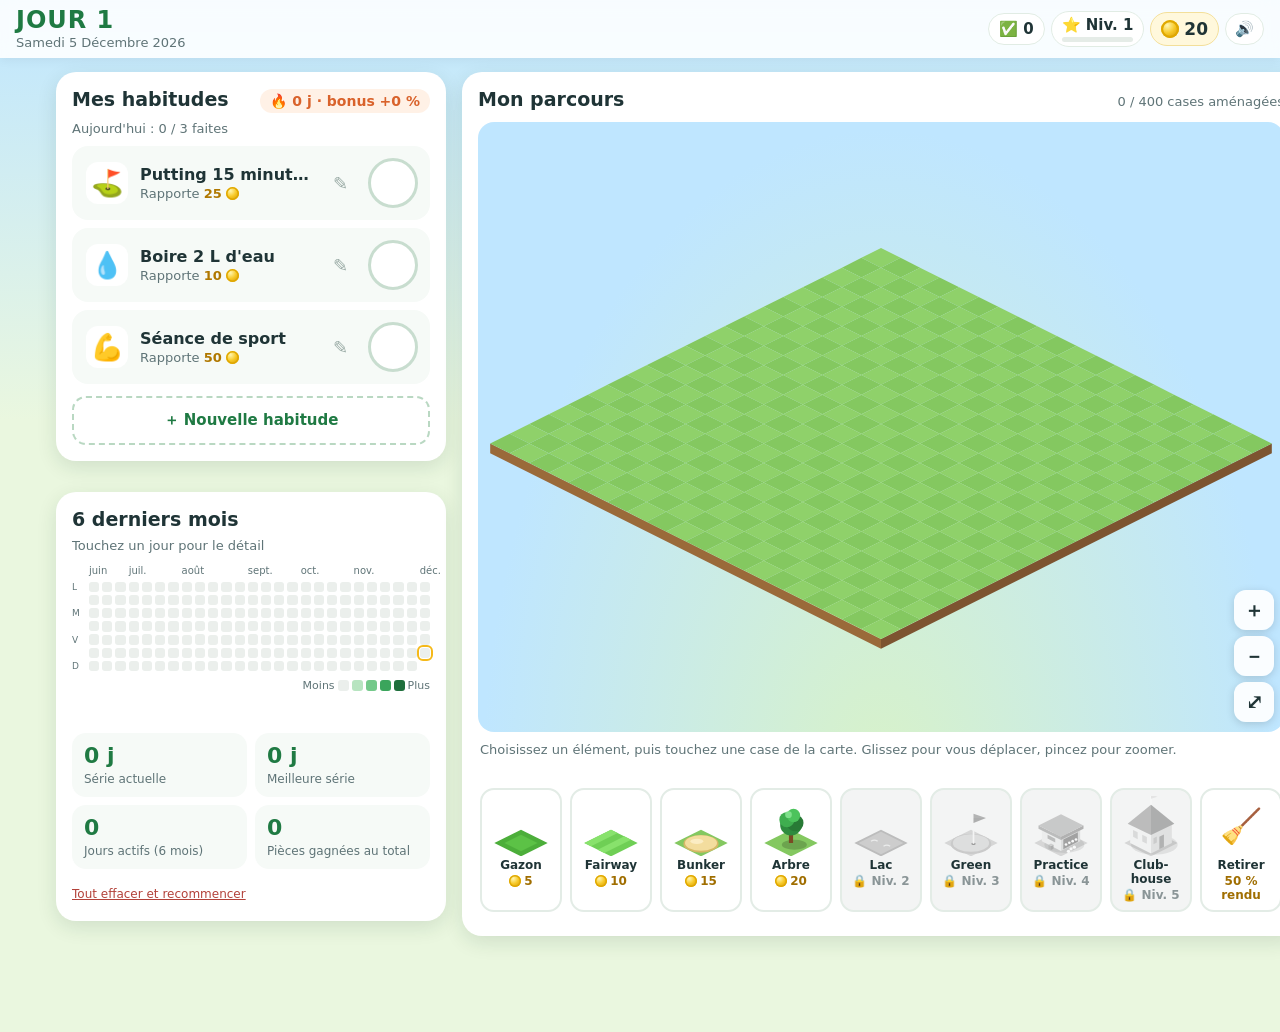
<file: fairway-tycoon/index.html>
<!DOCTYPE html>
<html lang="fr">
<head>
<meta charset="UTF-8">
<meta name="viewport" content="width=device-width, initial-scale=1, viewport-fit=cover">
<meta name="theme-color" content="#2f9e5b">
<title>Fairway Tycoon</title>
<style>
/* =====================================================================
   STYLES
   ===================================================================== */
:root {
  --vert: #2f9e5b;
  --vert-fonce: #1f7a43;
  --vert-clair: #e3f6e8;
  --or: #f5b919;
  --texte: #1f3436;
  --doux: #5f7477;
  --carte: #ffffff;
  --rouge: #e0533f;
  --ombre: 0 6px 20px rgba(20, 60, 40, .12);
}
* { box-sizing: border-box; }
/* [hidden] doit toujours gagner, même sur un élément qui fixe display */
[hidden] { display: none !important; }
html, body { margin: 0; }
body {
  font-family: system-ui, -apple-system, "Segoe UI", Roboto, sans-serif;
  color: var(--texte);
  background: linear-gradient(180deg, #bfe6ff 0, #eaf7df 420px) fixed;
  background-color: #eaf7df;
  min-height: 100vh;
  -webkit-tap-highlight-color: transparent;
}
button { font: inherit; color: inherit; cursor: pointer; }

/* ---------- Pièce dessinée en CSS ---------- */
.piece-mini {
  display: inline-block; width: 1em; height: 1em; border-radius: 50%;
  background: radial-gradient(circle at 35% 30%, #fff6b0 0, #f7c928 45%, #c98a00 100%);
  box-shadow: inset 0 0 0 .12em #e0a800;
  vertical-align: -.15em;
}
.piece-volante {
  position: fixed; left: 0; top: 0; width: 24px; height: 24px; margin: -12px 0 0 -12px;
  border-radius: 50%; z-index: 1000; pointer-events: none;
  background: radial-gradient(circle at 35% 30%, #fff6b0 0, #f7c928 45%, #c98a00 100%);
  box-shadow: inset 0 0 0 3px #e0a800, 0 2px 6px rgba(0,0,0,.25);
}
.texte-flottant {
  position: fixed; z-index: 1001; pointer-events: none; font-weight: 800; font-size: 20px;
  color: #c98a00; text-shadow: 0 1px 0 #fff, 0 0 8px #fff;
}

/* ---------- En-tête ---------- */
.entete {
  position: sticky; top: 0; z-index: 50;
  display: flex; flex-wrap: wrap; align-items: center; gap: 8px 12px;
  padding: calc(8px + env(safe-area-inset-top)) 16px 8px;
  background: rgba(255,255,255,.88);
  backdrop-filter: blur(8px); -webkit-backdrop-filter: blur(8px);
  box-shadow: 0 2px 10px rgba(0,0,0,.06);
}
.entete-jour { flex: 1 1 auto; min-width: 0; }
.jour { font-weight: 900; font-size: 24px; letter-spacing: .04em; color: var(--vert-fonce); line-height: 1; }
.date { font-size: 13px; color: var(--doux); margin-top: 3px; text-transform: capitalize; }
.entete-stats { display: flex; gap: 6px; align-items: center; flex-wrap: wrap; }
.chip {
  display: inline-flex; align-items: center; gap: 5px; padding: 6px 10px;
  border-radius: 999px; background: #fff; border: 1px solid #e1ece4; font-size: 15px;
  white-space: nowrap;
}
.chip b { font-weight: 800; }
.chip.pieces { background: #fff8dc; border-color: #f3df9a; font-size: 17px; }
.chip.pieces .piece-mini { font-size: 18px; }
.chip.niveau { flex-direction: column; align-items: stretch; gap: 3px; padding: 4px 10px; }
.chip.niveau .ligne { display: flex; gap: 5px; align-items: center; }
.barre { display: block; height: 5px; background: #e5ece7; border-radius: 9px; overflow: hidden; }
.barre i { display: block; height: 100%; width: 0; background: linear-gradient(90deg, #f5b919, #f08a24); transition: width .6s; }
.bouton-son { border: 1px solid #e1ece4; padding: 6px 9px; }
.pulse { animation: pulse .35s ease-out; }
@keyframes pulse { 50% { transform: scale(1.18); } }
.secoue { animation: secoue .4s; }
@keyframes secoue { 20%,60% { transform: translateX(-5px); } 40%,80% { transform: translateX(5px); } }

/* ---------- Mise en page ---------- */
main { max-width: 1200px; margin: 0 auto; padding: 14px 16px 96px; }
.panneau {
  display: none; background: var(--carte); border-radius: 20px; box-shadow: var(--ombre);
  padding: 16px; margin-bottom: 16px;
}
.panneau.actif { display: block; }
.titre-panneau { display: flex; align-items: baseline; justify-content: space-between; gap: 8px; margin-bottom: 12px; flex-wrap: wrap; }
.titre-panneau h2 { margin: 0; font-size: 19px; }
.aide { color: var(--doux); font-size: 13px; }
.serie { font-size: 14px; font-weight: 700; color: #d9622b; background: #fff1e6; padding: 4px 10px; border-radius: 999px; }

@media (min-width: 900px) {
  main {
    display: grid; grid-template-columns: 390px 1fr; gap: 16px;
    grid-template-areas: "hab parc" "cal parc"; align-items: start;
  }
  .panneau { display: block; margin: 0; }
  #p-habitudes { grid-area: hab; }
  #p-calendrier { grid-area: cal; }
  #p-parcours { grid-area: parc; position: sticky; top: 84px; }
  .onglets { display: none !important; }
  .carte-conteneur { height: calc(100vh - 290px) !important; min-height: 420px; }
}

/* ---------- Habitudes ---------- */
.progression-jour { font-size: 13px; color: var(--doux); margin: -4px 0 10px; }
.habitude {
  display: flex; align-items: center; gap: 12px; padding: 10px 10px 10px 12px;
  border-radius: 16px; background: #f6faf7; border: 2px solid transparent; margin-bottom: 8px;
  transition: background .25s, border-color .25s;
}
.habitude.faite { background: var(--vert-clair); border-color: #bfe6cb; }
.h-icone { font-size: 26px; width: 42px; height: 42px; display: grid; place-items: center; background: #fff; border-radius: 12px; flex: none; }
.h-texte { flex: 1; min-width: 0; }
.h-nom { font-weight: 700; font-size: 16px; overflow: hidden; text-overflow: ellipsis; white-space: nowrap; }
.habitude.faite .h-nom { color: var(--vert-fonce); }
.h-gain { font-size: 13px; color: var(--doux); margin-top: 2px; }
.h-gain b { color: #b07800; }
.h-gain em { font-style: normal; color: #d9622b; font-weight: 700; }
.h-edit { border: none; background: none; font-size: 18px; color: #9aaba6; padding: 8px; }
.h-check {
  width: 50px; height: 50px; border-radius: 50%; flex: none;
  border: 3px solid #c8ddcf; background: #fff; font-size: 26px; font-weight: 900; color: #fff;
  display: grid; place-items: center; transition: transform .15s, background .2s, border-color .2s;
}
.h-check:active { transform: scale(.9); }
.habitude.faite .h-check { background: var(--vert); border-color: var(--vert); animation: pop .4s; }
@keyframes pop { 40% { transform: scale(1.25); } }
.vide { text-align: center; color: var(--doux); padding: 18px 8px; }
.btn-ajout {
  width: 100%; padding: 13px; border-radius: 14px; border: 2px dashed #b9d8c2;
  background: #fff; color: var(--vert-fonce); font-weight: 700; font-size: 15px; margin-top: 4px;
}

/* ---------- Carte ---------- */
.carte-conteneur {
  position: relative; height: clamp(280px, 52vh, 620px); border-radius: 16px; overflow: hidden;
  background: radial-gradient(ellipse at 50% 110%, #d8f2c8 0, #bfe6ff 70%);
  touch-action: none; user-select: none; -webkit-user-select: none;
}
#carte { display: block; width: 100%; height: 100%; touch-action: none; cursor: grab; }
#carte.outil-actif { cursor: crosshair; }
.zoom { position: absolute; right: 10px; bottom: 10px; display: flex; flex-direction: column; gap: 6px; }
.zoom button {
  width: 40px; height: 40px; border-radius: 12px; border: none; background: rgba(255,255,255,.92);
  box-shadow: 0 2px 8px rgba(0,0,0,.15); font-size: 20px; font-weight: 700;
}
.bandeau-jaune {
  position: absolute; left: 10px; right: 10px; top: 10px; padding: 8px 12px; border-radius: 12px;
  background: rgba(255, 244, 200, .95); color: #7a5a00; font-size: 13px; font-weight: 600;
  box-shadow: 0 2px 8px rgba(0,0,0,.1); text-align: center;
}
.consigne { font-size: 13px; color: var(--doux); margin: 10px 2px; min-height: 2.6em; }
.boutique { display: flex; gap: 8px; overflow-x: auto; padding: 2px 2px 8px; scroll-snap-type: x proximity; }
.article {
  flex: none; width: 82px; padding: 6px 4px 8px; border-radius: 14px; border: 2px solid #e3ece6;
  background: #fff; display: flex; flex-direction: column; align-items: center; gap: 2px;
  scroll-snap-align: start; position: relative; transition: transform .12s, border-color .2s, background .2s;
}
.article:active { transform: scale(.94); }
.article canvas { width: 60px; height: 60px; }
.article .a-icone { font-size: 34px; height: 60px; display: grid; place-items: center; }
.a-nom { font-size: 12px; font-weight: 700; }
.a-prix { font-size: 12px; font-weight: 700; color: #a06e00; display: inline-flex; gap: 3px; align-items: center; }
.article.choisi { border-color: var(--vert); background: var(--vert-clair); box-shadow: 0 0 0 3px rgba(47,158,91,.2); }
.article.trop-cher .a-prix { color: var(--rouge); }
.article.verrouille { background: #f3f4f4; }
.article.verrouille canvas { filter: grayscale(1) opacity(.45); }
.article.verrouille .a-prix { color: #8a9597; }

/* ---------- Calendrier (heatmap) ---------- */
.heatmap { display: grid; grid-template-columns: 14px repeat(26, 1fr); gap: 3px; }
.hm-col { display: flex; flex-direction: column; gap: 3px; min-width: 0; }
.hm-mois { height: 14px; font-size: 10px; color: var(--doux); white-space: nowrap; overflow: visible; }
/* les libellés s'étirent pour suivre exactement la hauteur des cases */
.hm-lib { font-size: 9px; color: var(--doux); flex: 1 1 0; height: 0; min-height: 0; display: flex; align-items: center; overflow: visible; }
.hm-case { aspect-ratio: 1; border-radius: 3px; background: #ebefec; border: none; padding: 0; }
.hm-case.l1 { background: #b7e4c0; }
.hm-case.l2 { background: #74c98a; }
.hm-case.l3 { background: #3ba55c; }
.hm-case.l4 { background: #1f6f3c; }
.hm-case.futur { background: transparent; }
.hm-case.aujourdhui { outline: 2px solid var(--or); outline-offset: 1px; }
.hm-case.choisie { outline: 2px solid var(--texte); outline-offset: 1px; }
.legende { display: flex; align-items: center; justify-content: flex-end; gap: 3px; font-size: 11px; color: var(--doux); margin-top: 8px; }
.legende .hm-case { width: 11px; }
.stats { display: grid; grid-template-columns: repeat(2, 1fr); gap: 8px; margin-top: 12px; }
.stat { background: #f6faf7; border-radius: 14px; padding: 10px 12px; }
.stat b { display: block; font-size: 22px; color: var(--vert-fonce); }
.stat span { font-size: 12px; color: var(--doux); }
.lien-danger { margin-top: 14px; border: none; background: none; color: #b3423a; font-size: 12px; text-decoration: underline; padding: 4px 0; }

/* ---------- Onglets (téléphone) ---------- */
.onglets {
  position: fixed; left: 0; right: 0; bottom: 0; z-index: 60; display: flex;
  background: rgba(255,255,255,.95); backdrop-filter: blur(8px); -webkit-backdrop-filter: blur(8px);
  box-shadow: 0 -2px 12px rgba(0,0,0,.08); padding-bottom: env(safe-area-inset-bottom);
}
.onglet {
  flex: 1; border: none; background: none; padding: 9px 4px 10px; font-size: 12px; font-weight: 600;
  color: var(--doux); display: flex; flex-direction: column; align-items: center; gap: 2px;
}
.onglet span { font-size: 22px; }
.onglet.actif { color: var(--vert-fonce); }

/* ---------- Toast, fenêtre modale, niveau ---------- */
#toast {
  position: fixed; left: 50%; bottom: 92px; transform: translateX(-50%) translateY(20px);
  background: #1f3436; color: #fff; padding: 10px 16px; border-radius: 12px; font-size: 14px;
  opacity: 0; pointer-events: none; transition: opacity .25s, transform .25s; z-index: 1100;
  max-width: calc(100vw - 32px); text-align: center;
}
#toast.visible { opacity: 1; transform: translateX(-50%) translateY(0); }
.modale {
  position: fixed; inset: 0; z-index: 1200; background: rgba(15,30,25,.45);
  display: flex; align-items: flex-end; justify-content: center;
}
.modale-boite {
  background: #fff; width: 100%; max-width: 480px; border-radius: 22px 22px 0 0;
  padding: 18px 16px calc(18px + env(safe-area-inset-bottom)); max-height: 92vh; overflow-y: auto;
  animation: monte .25s ease-out;
}
@media (min-width: 600px) { .modale { align-items: center; } .modale-boite { border-radius: 22px; } }
@keyframes monte { from { transform: translateY(40px); opacity: 0; } }
.modale-boite h3 { margin: 0 0 12px; }
.modale-boite label, .f-label { display: block; font-size: 13px; font-weight: 700; color: var(--doux); margin: 12px 0 6px; }
.modale-boite input[type=text] {
  width: 100%; padding: 12px; font-size: 16px; border-radius: 12px; border: 2px solid #dbe7df; margin-top: 6px;
}
.modale-boite input[type=text]:focus { outline: none; border-color: var(--vert); }
.grille-icones { display: grid; grid-template-columns: repeat(8, 1fr); gap: 6px; }
.grille-icones button { aspect-ratio: 1; border-radius: 10px; border: 2px solid #e3ece6; background: #fff; font-size: 20px; padding: 0; }
.grille-icones button.choisi { border-color: var(--vert); background: var(--vert-clair); }
.segments { display: flex; gap: 8px; }
.segments button {
  flex: 1; padding: 10px; border-radius: 12px; border: 2px solid #e3ece6; background: #fff;
  font-weight: 800; display: inline-flex; justify-content: center; align-items: center; gap: 5px;
}
.segments button.choisi { border-color: var(--or); background: #fff8dc; }
.modale-actions { display: flex; gap: 8px; margin-top: 18px; }
.modale-actions .espace { flex: 1; }
.btn-prim { padding: 12px 18px; border-radius: 12px; border: none; background: var(--vert); color: #fff; font-weight: 800; }
.btn-sec { padding: 12px 14px; border-radius: 12px; border: 2px solid #e3ece6; background: #fff; font-weight: 700; }
.btn-sec.danger { color: #b3423a; border-color: #f2d3cf; }
.niveau-pop {
  position: fixed; inset: 0; z-index: 1300; display: grid; place-items: center; pointer-events: auto;
  background: rgba(15,30,25,.35);
}
.niveau-pop > div {
  background: #fff; border-radius: 24px; padding: 22px 26px; text-align: center; max-width: 320px;
  box-shadow: 0 10px 40px rgba(0,0,0,.25); animation: popin .45s cubic-bezier(.2,1.6,.4,1);
}
.niveau-pop .grand { font-size: 44px; }
.niveau-pop h3 { margin: 6px 0; font-size: 24px; color: var(--vert-fonce); }
@keyframes popin { from { transform: scale(.4); opacity: 0; } }
.confetti { position: fixed; top: -12px; width: 9px; height: 14px; z-index: 1350; pointer-events: none; border-radius: 2px; }
</style>
</head>
<body>

<!-- ===================== EN-TÊTE ===================== -->
<header class="entete">
  <div class="entete-jour">
    <div class="jour" id="txt-jour">JOUR 1</div>
    <div class="date" id="txt-date"></div>
  </div>
  <div class="entete-stats">
    <div class="chip" title="Habitudes complétées au total"><span>✅</span><b id="txt-total">0</b></div>
    <div class="chip niveau" title="Niveau (un palier toutes les 25 habitudes)">
      <div class="ligne"><span>⭐</span><b id="txt-niveau">Niv. 1</b></div>
      <i class="barre"><i id="barre-niveau"></i></i>
    </div>
    <div class="chip pieces" id="compteur-pieces" title="Pièces"><span class="piece-mini"></span><b id="txt-pieces">0</b></div>
    <button class="chip bouton-son" id="btn-son" aria-label="Activer ou couper le son">🔊</button>
  </div>
</header>

<main>
  <!-- ===================== HABITUDES ===================== -->
  <section class="panneau actif" id="p-habitudes">
    <div class="titre-panneau">
      <h2>Mes habitudes</h2>
      <span class="serie" id="txt-serie"></span>
    </div>
    <div class="progression-jour" id="txt-progression"></div>
    <div id="liste-habitudes"></div>
    <button class="btn-ajout" id="btn-ajout">＋ Nouvelle habitude</button>
  </section>

  <!-- ===================== PARCOURS (CARTE + BOUTIQUE) ===================== -->
  <section class="panneau" id="p-parcours">
    <div class="titre-panneau">
      <h2>Mon parcours</h2>
      <span class="aide" id="txt-cases"></span>
    </div>
    <div class="carte-conteneur" id="carte-conteneur">
      <canvas id="carte"></canvas>
      <div class="bandeau-jaune" id="bandeau-jaune" hidden>🍂 Le gazon jaunit… Cochez une habitude pour le faire reverdir !</div>
      <div class="zoom">
        <button id="z-plus" aria-label="Zoomer">＋</button>
        <button id="z-moins" aria-label="Dézoomer">－</button>
        <button id="z-centrer" aria-label="Recentrer">⤢</button>
      </div>
    </div>
    <p class="consigne" id="consigne"></p>
    <div class="boutique" id="boutique"></div>
  </section>

  <!-- ===================== CALENDRIER ===================== -->
  <section class="panneau" id="p-calendrier">
    <div class="titre-panneau">
      <h2>6 derniers mois</h2>
      <span class="aide">Touchez un jour pour le détail</span>
    </div>
    <div class="heatmap" id="heatmap"></div>
    <div class="legende">Moins
      <span class="hm-case"></span><span class="hm-case l1"></span><span class="hm-case l2"></span>
      <span class="hm-case l3"></span><span class="hm-case l4"></span> Plus
    </div>
    <p class="aide" id="info-jour">&nbsp;</p>
    <div class="stats" id="stats"></div>
    <button class="lien-danger" id="btn-reset">Tout effacer et recommencer</button>
  </section>
</main>

<!-- Onglets du bas (téléphone uniquement) -->
<nav class="onglets">
  <button class="onglet actif" data-cible="p-habitudes"><span>✅</span>Habitudes</button>
  <button class="onglet" data-cible="p-parcours"><span>⛳</span>Parcours</button>
  <button class="onglet" data-cible="p-calendrier"><span>📅</span>Calendrier</button>
</nav>

<div id="toast"></div>

<!-- Fenêtre d'ajout / modification d'une habitude -->
<div class="modale" id="modale" hidden>
  <form class="modale-boite" id="form-habitude" autocomplete="off">
    <h3 id="modale-titre">Nouvelle habitude</h3>
    <label>Nom
      <input type="text" id="f-nom" maxlength="40" required placeholder="Ex. : 50 putts à 1 m">
    </label>
    <div class="f-label">Icône</div>
    <div class="grille-icones" id="f-icones"></div>
    <div class="f-label">Récompense (petite · moyenne · grosse tâche)</div>
    <div class="segments" id="f-recompense">
      <button type="button" data-v="10"><span class="piece-mini"></span>10</button>
      <button type="button" data-v="25"><span class="piece-mini"></span>25</button>
      <button type="button" data-v="50"><span class="piece-mini"></span>50</button>
    </div>
    <div class="modale-actions">
      <button type="button" class="btn-sec danger" id="f-supprimer" hidden>Supprimer</button>
      <span class="espace"></span>
      <button type="button" class="btn-sec" id="f-annuler">Annuler</button>
      <button type="submit" class="btn-prim">Enregistrer</button>
    </div>
  </form>
</div>

<script>
'use strict';

/* =====================================================================
   1. UTILITAIRES (dates, échappement, stockage)
   ===================================================================== */

const $ = (s) => document.querySelector(s);

// Clé d'un jour au format AAAA-MM-JJ (heure locale)
function cleJour(d = new Date()) {
  return d.getFullYear() + '-' + String(d.getMonth() + 1).padStart(2, '0') + '-' + String(d.getDate()).padStart(2, '0');
}
// Date (à midi, pour éviter les soucis de changement d'heure) à partir d'une clé
function dateDe(cle) {
  const [a, m, j] = cle.split('-').map(Number);
  return new Date(a, m - 1, j, 12);
}
// Décale une clé de n jours
function decaler(cle, n) {
  const d = dateDe(cle);
  d.setDate(d.getDate() + n);
  return cleJour(d);
}
// Nombre de jours entre deux clés
function joursEntre(a, b) {
  return Math.round((dateDe(b) - dateDe(a)) / 864e5);
}
// Échappe le texte saisi par l'utilisateur avant de l'insérer en HTML
function esc(t) {
  return String(t).replace(/[&<>"']/g, (c) => ({ '&': '&amp;', '<': '&lt;', '>': '&gt;', '"': '&quot;', "'": '&#39;' }[c]));
}

// --- Sauvegarde : tout accès à localStorage est protégé par try/catch ---
const CLE_STOCKAGE = 'fairway-tycoon-v1';
function lireStockage() {
  try {
    const texte = localStorage.getItem(CLE_STOCKAGE);
    return texte ? JSON.parse(texte) : null;
  } catch (e) {
    return null;
  }
}
function ecrireStockage(donnees) {
  try {
    localStorage.setItem(CLE_STOCKAGE, JSON.stringify(donnees));
    return true;
  } catch (e) {
    return false;
  }
}

/* =====================================================================
   2. ÉTAT DU JEU
   ===================================================================== */

// Éléments de la boutique.
// plat = dessiné au niveau du sol ; haut = a une partie en hauteur (arbre, drapeau, bâtiment)
const ELEMENTS = {
  gazon:     { nom: 'Gazon',      prix: 5,   niveau: 1, plat: true,  haut: false, couleur: '#5cc246' },
  fairway:   { nom: 'Fairway',    prix: 10,  niveau: 1, plat: true,  haut: false, couleur: '#86e06a' },
  bunker:    { nom: 'Bunker',     prix: 15,  niveau: 1, plat: true,  haut: false, couleur: '#f2dc9b' },
  arbre:     { nom: 'Arbre',      prix: 20,  niveau: 1, plat: false, haut: true,  couleur: '#3fae4f' },
  lac:       { nom: 'Lac',        prix: 40,  niveau: 2, plat: true,  haut: false, couleur: '#7fd0ff' },
  green:     { nom: 'Green',      prix: 60,  niveau: 3, plat: true,  haut: true,  couleur: '#62e07c' },
  practice:  { nom: 'Practice',   prix: 150, niveau: 4, plat: false, haut: true,  couleur: '#ffffff' },
  clubhouse: { nom: 'Club-house', prix: 300, niveau: 5, plat: false, haut: true,  couleur: '#e05a4a' },
};
const ICONES = ['⛳', '🏌️', '🎯', '💪', '🏃', '🚶', '🧘', '🧠', '📚', '✍️', '💧', '🥗', '🍎', '😴', '🎸', '🧹'];
const PALIER_NIVEAU = 25;   // un niveau toutes les 25 habitudes complétées
const BONUS_PAR_JOUR = 10;  // +10 % par jour consécutif
const BONUS_MAX = 100;      // plafonné à +100 %

function etatInitial() {
  return {
    version: 1,
    debut: cleJour(),     // premier jour de jeu (pour « JOUR X »)
    pieces: 20,           // petit capital de départ pour poser ses premières cases
    totalFaits: 0,        // nombre total d'habitudes complétées
    son: true,
    habitudes: [
      { id: 'h1', nom: 'Putting 15 minutes', icone: '⛳', recompense: 25 },
      { id: 'h2', nom: 'Boire 2 L d\'eau', icone: '💧', recompense: 10 },
      { id: 'h3', nom: 'Séance de sport', icone: '💪', recompense: 50 },
    ],
    journal: {},  // { 'AAAA-MM-JJ': { idHabitude: piècesGagnées } }
    carte: {},    // { 'x,y': typeElement }
  };
}

// Charge la sauvegarde en vérifiant chaque champ (données abîmées = valeurs par défaut)
function chargerEtat() {
  const d = lireStockage();
  const base = etatInitial();
  if (!d || typeof d !== 'object') return base;
  const e = {
    version: 1,
    debut: typeof d.debut === 'string' && /^\d{4}-\d\d-\d\d$/.test(d.debut) ? d.debut : base.debut,
    pieces: Number.isFinite(d.pieces) ? Math.max(0, Math.floor(d.pieces)) : base.pieces,
    totalFaits: Number.isFinite(d.totalFaits) ? Math.max(0, Math.floor(d.totalFaits)) : 0,
    son: d.son !== false,
    habitudes: Array.isArray(d.habitudes) ? d.habitudes.filter((h) => h && h.id && h.nom) : base.habitudes,
    journal: d.journal && typeof d.journal === 'object' ? d.journal : {},
    carte: {},
  };
  if (d.carte && typeof d.carte === 'object') {
    for (const [cle, type] of Object.entries(d.carte)) if (ELEMENTS[type]) e.carte[cle] = type;
  }
  return e;
}

let etat = chargerEtat();
let alerteSauvegardeMontree = false;

function sauvegarder() {
  if (!ecrireStockage(etat) && !alerteSauvegardeMontree) {
    alerteSauvegardeMontree = true;
    toast('⚠️ Sauvegarde impossible sur ce navigateur (navigation privée ?)');
  }
}

// --- Calculs dérivés de l'état ---
function nbJour(cle) {
  return Object.keys(etat.journal[cle] || {}).length;
}
function niveau() {
  return Math.floor(etat.totalFaits / PALIER_NIVEAU) + 1;
}
// Jours consécutifs AVANT aujourd'hui avec au moins une habitude cochée
function joursConsecutifsAvant() {
  let n = 0;
  let cle = decaler(cleJour(), -1);
  while (nbJour(cle) > 0 && n < 1000) { n++; cle = decaler(cle, -1); }
  return n;
}
// Série affichée : jours d'affilée, aujourd'hui compris s'il est déjà coché
function serieActuelle() {
  return joursConsecutifsAvant() + (nbJour(cleJour()) > 0 ? 1 : 0);
}
// Bonus de série en % (+10 % par jour consécutif précédent, max +100 %)
function bonusSerie() {
  return Math.min(joursConsecutifsAvant() * BONUS_PAR_JOUR, BONUS_MAX);
}
function gainPour(habitude, bonus) {
  return Math.round(habitude.recompense * (1 + bonus / 100));
}
function meilleureSerie() {
  const jours = Object.keys(etat.journal).filter((c) => nbJour(c) > 0).sort();
  let meilleure = 0, courante = 0, prec = null;
  for (const c of jours) {
    courante = prec && decaler(prec, 1) === c ? courante + 1 : 1;
    meilleure = Math.max(meilleure, courante);
    prec = c;
  }
  return meilleure;
}
// Gazon jauni : rien de coché hier ET rien encore aujourd'hui (jamais le premier jour)
function gazonJaune() {
  const auj = cleJour();
  if (nbJour(auj) > 0) return false;
  if (etat.debut >= auj) return false;
  return nbJour(decaler(auj, -1)) === 0;
}

/* =====================================================================
   3. SONS (Web Audio, générés en code)
   ===================================================================== */

let audio = null;
function ctxAudio() {
  if (!audio) {
    try { audio = new (window.AudioContext || window.webkitAudioContext)(); } catch (e) { return null; }
  }
  if (audio.state === 'suspended') audio.resume();
  return audio;
}
// Joue une note simple (fréquence, départ, durée, forme, volume, fréquence finale)
function note(freq, debut, duree, forme = 'sine', vol = 0.15, freqFin = null) {
  const a = ctxAudio();
  if (!a) return;
  const t = a.currentTime + debut;
  const o = a.createOscillator();
  const g = a.createGain();
  o.type = forme;
  o.frequency.setValueAtTime(freq, t);
  if (freqFin) o.frequency.exponentialRampToValueAtTime(freqFin, t + duree);
  g.gain.setValueAtTime(0.0001, t);
  g.gain.exponentialRampToValueAtTime(vol, t + 0.01);
  g.gain.exponentialRampToValueAtTime(0.0001, t + duree);
  o.connect(g);
  g.connect(a.destination);
  o.start(t);
  o.stop(t + duree + 0.05);
}
// Petit bruit filtré (effet « poum » de la pose)
function bruit(duree, vol) {
  const a = ctxAudio();
  if (!a) return;
  const n = Math.floor(a.sampleRate * duree);
  const buf = a.createBuffer(1, n, a.sampleRate);
  const d = buf.getChannelData(0);
  for (let k = 0; k < n; k++) d[k] = (Math.random() * 2 - 1) * (1 - k / n);
  const s = a.createBufferSource();
  s.buffer = buf;
  const f = a.createBiquadFilter();
  f.type = 'lowpass';
  f.frequency.value = 800;
  const g = a.createGain();
  g.gain.value = vol;
  s.connect(f); f.connect(g); g.connect(a.destination);
  s.start();
}
function son(nom, i = 0) {
  if (!etat.son) return;
  switch (nom) {
    case 'check':   note(660, 0, .12, 'triangle', .2); note(990, .08, .2, 'triangle', .2); break;
    case 'piece':   note(1300 + i * 80, 0, .08, 'square', .04); note(1950 + i * 120, .03, .14, 'sine', .07); break;
    case 'pose':    note(170, 0, .2, 'sine', .35, 55); note(600, 0, .05, 'triangle', .06); bruit(.14, .25); break;
    case 'retirer': note(420, 0, .18, 'sawtooth', .05, 110); bruit(.1, .12); break;
    case 'erreur':  note(170, 0, .14, 'square', .06); note(130, .11, .18, 'square', .06); break;
    case 'decoche': note(520, 0, .14, 'sine', .1, 260); break;
    case 'clic':    note(880, 0, .04, 'triangle', .06); break;
    case 'niveau':  [523, 659, 784, 1047, 1319].forEach((f, k) => note(f, k * .1, .3, 'triangle', .15)); break;
    case 'reverdit': [392, 523, 659].forEach((f, k) => note(f, k * .09, .25, 'sine', .12)); break;
  }
}

/* =====================================================================
   4. HABITUDES (liste, cocher / décocher, ajout / modification)
   ===================================================================== */

function rendreHabitudes() {
  const liste = $('#liste-habitudes');
  liste.innerHTML = '';
  const auj = cleJour();
  const faits = etat.journal[auj] || {};
  const bonus = bonusSerie();

  const serie = serieActuelle();
  $('#txt-serie').textContent = `🔥 ${serie} j · bonus +${bonus} %`;

  if (!etat.habitudes.length) {
    liste.innerHTML = '<p class="vide">Aucune habitude pour l\'instant.<br>Créez-en une pour gagner vos premières pièces !</p>';
  }
  const nbFaitesListe = etat.habitudes.filter((h) => faits[h.id] != null).length;
  $('#txt-progression').textContent = etat.habitudes.length
    ? `Aujourd'hui : ${nbFaitesListe} / ${etat.habitudes.length} faites`
    : '';

  for (const h of etat.habitudes) {
    const ok = faits[h.id] != null;
    const gain = ok ? faits[h.id] : gainPour(h, bonus);
    const ligne = document.createElement('div');
    ligne.className = 'habitude' + (ok ? ' faite' : '');
    ligne.innerHTML = `
      <span class="h-icone">${esc(h.icone)}</span>
      <div class="h-texte">
        <div class="h-nom">${esc(h.nom)}</div>
        <div class="h-gain">${ok ? 'Gagné' : 'Rapporte'} <b>${gain}</b> <span class="piece-mini"></span>
          ${!ok && bonus ? `<em>(+${bonus} % série)</em>` : ''}</div>
      </div>
      <button class="h-edit" aria-label="Modifier">✎</button>
      <button class="h-check" aria-label="${ok ? 'Annuler' : 'Cocher'} ${esc(h.nom)}">${ok ? '✓' : ''}</button>`;
    ligne.querySelector('.h-check').addEventListener('click', (ev) => basculerHabitude(h.id, ev.currentTarget));
    ligne.querySelector('.h-edit').addEventListener('click', () => ouvrirModale(h.id));
    liste.appendChild(ligne);
  }
}

function basculerHabitude(id, bouton) {
  const h = etat.habitudes.find((x) => x.id === id);
  if (!h) return;
  const auj = cleJour();
  const jour = etat.journal[auj] || (etat.journal[auj] = {});

  // --- Décocher (correction d'une erreur) : on reprend les pièces gagnées ---
  if (jour[id] != null) {
    const gain = jour[id];
    if (etat.pieces < gain) {
      son('erreur');
      secouer($('#compteur-pieces'));
      toast(`Impossible d'annuler : les ${gain} pièces ont déjà été dépensées.`);
      return;
    }
    etat.pieces -= gain;
    etat.totalFaits = Math.max(0, etat.totalFaits - 1);
    delete jour[id];
    if (!Object.keys(jour).length) delete etat.journal[auj];
    sauvegarder();
    son('decoche');
    toutRendre();
    animerPieces();
    return;
  }

  // --- Cocher : gain de pièces avec bonus de série ---
  const etaitJaune = gazonJaune();
  const ancienNiveau = niveau();
  const gain = gainPour(h, bonusSerie());
  jour[id] = gain;
  etat.pieces += gain;
  etat.totalFaits += 1;
  sauvegarder();

  son('check');
  texteFlottant(bouton, '+' + gain);
  const nbPieces = Math.min(12, 3 + Math.round(gain / 8));
  volerPieces(bouton, nbPieces, () => animerPieces());

  toutRendre(false); // l'affichage des pièces suivra l'arrivée des pièces volantes

  if (etaitJaune) {
    fjCible = 0;
    setTimeout(() => { son('reverdit'); toast('🌱 Le gazon reverdit !'); }, 500);
  }
  if (niveau() > ancienNiveau) setTimeout(() => montrerNiveau(niveau()), 900);
}

// --- Fenêtre d'ajout / modification ---
let habitudeEditee = null;     // id en cours de modification, null = nouvelle
let iconeChoisie = ICONES[0];
let recompenseChoisie = 25;

function ouvrirModale(id = null) {
  habitudeEditee = id;
  const h = id ? etat.habitudes.find((x) => x.id === id) : null;
  $('#modale-titre').textContent = h ? 'Modifier l\'habitude' : 'Nouvelle habitude';
  $('#f-nom').value = h ? h.nom : '';
  iconeChoisie = h ? h.icone : ICONES[0];
  recompenseChoisie = h ? h.recompense : 25;
  $('#f-supprimer').hidden = !h;
  majChoixModale();
  $('#modale').hidden = false;
  setTimeout(() => $('#f-nom').focus(), 50);
}
function fermerModale() {
  $('#modale').hidden = true;
}
function majChoixModale() {
  document.querySelectorAll('#f-icones button').forEach((b) => b.classList.toggle('choisi', b.dataset.i === iconeChoisie));
  document.querySelectorAll('#f-recompense button').forEach((b) => b.classList.toggle('choisi', Number(b.dataset.v) === recompenseChoisie));
}
function initModale() {
  const grille = $('#f-icones');
  for (const ic of ICONES) {
    const b = document.createElement('button');
    b.type = 'button';
    b.dataset.i = ic;
    b.textContent = ic;
    b.addEventListener('click', () => { iconeChoisie = ic; majChoixModale(); son('clic'); });
    grille.appendChild(b);
  }
  document.querySelectorAll('#f-recompense button').forEach((b) =>
    b.addEventListener('click', () => { recompenseChoisie = Number(b.dataset.v); majChoixModale(); son('clic'); }));

  $('#form-habitude').addEventListener('submit', (ev) => {
    ev.preventDefault();
    const nom = $('#f-nom').value.trim();
    if (!nom) return;
    if (habitudeEditee) {
      const h = etat.habitudes.find((x) => x.id === habitudeEditee);
      if (h) Object.assign(h, { nom, icone: iconeChoisie, recompense: recompenseChoisie });
    } else {
      const id = 'h' + Date.now().toString(36) + Math.random().toString(36).slice(2, 6);
      etat.habitudes.push({ id, nom, icone: iconeChoisie, recompense: recompenseChoisie });
    }
    sauvegarder();
    fermerModale();
    son('clic');
    rendreHabitudes();
  });
  $('#f-annuler').addEventListener('click', fermerModale);
  $('#modale').addEventListener('click', (ev) => { if (ev.target.id === 'modale') fermerModale(); });
  $('#f-supprimer').addEventListener('click', () => {
    const h = etat.habitudes.find((x) => x.id === habitudeEditee);
    if (!h || !confirm(`Supprimer « ${h.nom} » ? (l'historique du calendrier est conservé)`)) return;
    etat.habitudes = etat.habitudes.filter((x) => x.id !== habitudeEditee);
    sauvegarder();
    fermerModale();
    rendreHabitudes();
  });
}

/* =====================================================================
   5. RENDU DE LA CARTE ISOMÉTRIQUE (Canvas)
   ===================================================================== */

const N = 20;                 // grille 20 x 20
const TW = 64, TH = 32;       // taille d'une case (losange) en unités « monde »
const OX = 640, OY = 90;      // position du coin haut de la case (0,0)
const EPAIS = 16;             // épaisseur du socle de terre
const MONDE_L = N * TW;       // 1280
const MONDE_H = OY + N * TH + EPAIS + 20;

const canvas = $('#carte');
const ctx = canvas.getContext('2d');
const vue = { z: 1, x: 0, y: 0, l: 0, h: 0, dpr: 1, pret: false };   // caméra
let outil = null;             // null | 'retirer' | type d'élément choisi
let survol = null;            // case sous la souris {x, y}
let animations = [];          // poses en cours {cle, type, t0, duree, poussiere}
let particules = [];          // poussière / étincelles
let besoinRendu = true;
let fj = gazonJaune() ? 1 : 0; // facteur « jaune » affiché (0 = vert, 1 = jaune), animé
let fjCible = fj;
let fjDessin = fj;            // facteur utilisé par les fonctions de dessin

// Position écran (monde) du coin haut d'une case
function coinCase(x, y) {
  return { sx: OX + (x - y) * TW / 2, sy: OY + (x + y) * TH / 2 };
}
// Case sous un point du monde (inverse de coinCase)
function caseDepuisMonde(wx, wy) {
  const px = wx - OX, py = wy - OY;
  const fx = (px / (TW / 2) + py / (TH / 2)) / 2;
  const fy = (py / (TH / 2) - px / (TW / 2)) / 2;
  return { x: Math.floor(fx), y: Math.floor(fy) };
}

// --- Couleurs : mélange vert -> jaune selon fjDessin ---
const cacheHex = new Map();
function hexVersRgb(c) {
  if (!cacheHex.has(c)) {
    const n = parseInt(c.slice(1), 16);
    cacheHex.set(c, [n >> 16 & 255, n >> 8 & 255, n & 255]);
  }
  return cacheHex.get(c);
}
function herbe(vert, jaune) {
  if (fjDessin <= 0) return vert;
  const A = hexVersRgb(vert), B = hexVersRgb(jaune);
  return 'rgb(' + A.map((v, i) => Math.round(v + (B[i] - v) * fjDessin)).join(',') + ')';
}

// --- Primitives de dessin ---
function poly(c, pts, couleur) {
  c.beginPath();
  c.moveTo(pts[0][0], pts[0][1]);
  for (let i = 1; i < pts.length; i++) c.lineTo(pts[i][0], pts[i][1]);
  c.closePath();
  c.fillStyle = couleur;
  c.fill();
}
// Losange d'une case (k = taille relative autour du centre)
function losange(c, sx, sy, k, couleur, contour) {
  const cy = sy + TH / 2, w = TW / 2 * k, h = TH / 2 * k;
  c.beginPath();
  c.moveTo(sx, cy - h); c.lineTo(sx + w, cy); c.lineTo(sx, cy + h); c.lineTo(sx - w, cy);
  c.closePath();
  if (couleur) { c.fillStyle = couleur; c.fill(); }
  if (contour) { c.strokeStyle = contour; c.lineWidth = 1; c.stroke(); }
}
// Point d'une case en coordonnées (u, v) de 0 à 1
function pt(sx, sy, u, v) {
  return [sx + (u - v) * TW / 2, sy + (u + v) * TH / 2];
}
function ovale(c, x, y, rx, ry, couleur) {
  c.beginPath();
  c.ellipse(x, y, rx, ry, 0, 0, Math.PI * 2);
  c.fillStyle = couleur;
  c.fill();
}
function rond(c, x, y, r, couleur) { ovale(c, x, y, r, r, couleur); }
// Boîte isométrique posée au sol (X, Y = centre au sol ; a, b = demi-diagonales ; h = hauteur)
function boite(c, X, Y, a, b, h, dessus, gauche, droite) {
  poly(c, [[X - a, Y], [X, Y + b], [X, Y + b - h], [X - a, Y - h]], gauche);
  poly(c, [[X, Y + b], [X + a, Y], [X + a, Y - h], [X, Y + b - h]], droite);
  if (dessus) poly(c, [[X, Y - b - h], [X + a, Y - h], [X, Y + b - h], [X - a, Y - h]], dessus);
}
// Rectangle dessiné sur la face gauche / droite d'une boîte (s = position horizontale, t = hauteur, 0 à 1)
function surFaceG(c, X, Y, a, b, h, s1, s2, t1, t2, couleur) {
  const P = (s, t) => [X - a + s * a, Y + s * b - t * h];
  poly(c, [P(s1, t1), P(s2, t1), P(s2, t2), P(s1, t2)], couleur);
}
function surFaceD(c, X, Y, a, b, h, s1, s2, t1, t2, couleur) {
  const P = (s, t) => [X + s * a, Y + b - s * b - t * h];
  poly(c, [P(s1, t1), P(s2, t1), P(s2, t2), P(s1, t2)], couleur);
}

// --- Dessin du sol d'une case (herbe de base + élément plat) ---
function dessinerHerbe(c, sx, sy, x, y) {
  const pair = (x + y) % 2 === 0;
  losange(c, sx, sy, 1, pair ? herbe('#8fd16a', '#ddd27a') : herbe('#84c860', '#d2c66c'));
}
function dessinerSol(c, type, sx, sy, x, y) {
  const X = sx, Y = sy + TH / 2;
  switch (type) {
    case 'gazon':
      losange(c, sx, sy, 1, herbe('#4cae3a', '#c2b046'));
      losange(c, sx, sy, .62, herbe('#5cc246', '#cdbb52'));
      break;
    case 'fairway':
      losange(c, sx, sy, 1, herbe('#6fcf55', '#cfc25c'));
      for (let i = 0; i < 4; i += 2) {   // bandes de tonte
        poly(c, [pt(sx, sy, i / 4, 0), pt(sx, sy, (i + 1) / 4, 0), pt(sx, sy, (i + 1) / 4, 1), pt(sx, sy, i / 4, 1)], herbe('#88e26c', '#ddd172'));
      }
      break;
    case 'bunker':
      dessinerHerbe(c, sx, sy, x, y);
      ovale(c, X, Y + 1, TW * .33, TH * .33, '#d6b866');
      ovale(c, X, Y, TW * .3, TH * .29, '#f3dd9e');
      ovale(c, X - 5, Y - 2, TW * .12, TH * .1, '#fbedc4');
      break;
    case 'lac':
      losange(c, sx, sy, 1, '#2d86cf');
      losange(c, sx, sy, .84, '#4aaef0');
      c.strokeStyle = 'rgba(255,255,255,.7)';
      c.lineWidth = 1.5;
      c.beginPath();
      c.moveTo(X - 12, Y - 2); c.quadraticCurveTo(X - 8, Y - 5, X - 4, Y - 2);
      c.moveTo(X + 3, Y + 4); c.quadraticCurveTo(X + 7, Y + 1, X + 11, Y + 4);
      c.stroke();
      break;
    case 'green':
      dessinerHerbe(c, sx, sy, x, y);
      ovale(c, X, Y + 1, TW * .38, TH * .38, herbe('#3fb85a', '#bdb04a'));
      ovale(c, X, Y, TW * .34, TH * .33, herbe('#66e57f', '#d9d070'));
      ovale(c, X + 3, Y + 1, 2.6, 1.4, '#1d2b22');   // le trou
      break;
    default:
      dessinerHerbe(c, sx, sy, x, y);
  }
}

// --- Dessin des parties en hauteur (dy = décalage vertical pendant l'animation de chute) ---
function ombre(c, X, Y, rx, ry, dy) {
  const k = Math.max(.3, 1 + dy / 200);
  ovale(c, X + 4, Y + 2, rx * k, ry * k, 'rgba(0,0,0,.18)');
}
function dessinerObjet(c, type, sx, sy, x, y, dy = 0) {
  const X = sx, Y = sy + TH / 2;
  switch (type) {
    case 'arbre': {
      ombre(c, X, Y, 15, 6, dy);
      c.save(); c.translate(0, dy);
      if ((x * 7 + y * 3) % 3 === 0) {
        // Sapin
        c.fillStyle = '#7a4a24'; c.fillRect(X - 2, Y - 10, 4, 10);
        const etages = [[14, -8, -30, '#2f7f45'], [11, -20, -41, '#3a9b52'], [7, -31, -50, '#48b562']];
        for (const [w, base, sommet, coul] of etages) {
          poly(c, [[X - w, Y + base], [X + w, Y + base], [X, Y + sommet]], coul);
          poly(c, [[X, Y + sommet], [X + w, Y + base], [X, Y + base]], 'rgba(0,0,0,.13)');
        }
      } else {
        // Feuillu
        c.fillStyle = '#7a4a24'; c.fillRect(X - 2.5, Y - 16, 5, 16);
        rond(c, X, Y - 22, 13, '#2e8b3e');
        rond(c, X + 5, Y - 24, 10, '#287a36');
        rond(c, X - 5, Y - 28, 9, '#3fae4f');
        rond(c, X + 3, Y - 33, 8, '#4cc35c');
        rond(c, X - 3, Y - 34, 4, '#7ee08a');
      }
      c.restore();
      break;
    }
    case 'green': {
      // Drapeau planté dans le trou
      const hx = X + 3, hy = Y + 1;
      c.save(); c.translate(0, dy);
      c.strokeStyle = '#f4f4f4'; c.lineWidth = 2;
      c.beginPath(); c.moveTo(hx, hy); c.lineTo(hx, hy - 36); c.stroke();
      poly(c, [[hx, hy - 36], [hx + 15, hy - 31], [hx, hy - 25]], '#e8433a');
      poly(c, [[hx, hy - 31], [hx + 15, hy - 31], [hx, hy - 25]], 'rgba(0,0,0,.12)');
      c.restore();
      break;
    }
    case 'practice': {
      ombre(c, X, Y, 24, 10, dy);
      c.save(); c.translate(0, dy);
      const a = 23, b = 11.5, h = 15;
      boite(c, X, Y - 2, a, b, h, null, '#efe4cb', '#d3c19c');
      surFaceD(c, X, Y - 2, a, b, h, .12, .88, .05, .82, '#4b3d2c');   // ouverture côté terrain
      for (let k = 0; k < 4; k++) rond(c, X + 6 + k * 4, Y + 4 - k * 2 - h * .15, 1.6, '#ffffff');
      boite(c, X, Y - 2 - h, a + 4, b + 2, 4, '#3fb070', '#2f8f58', '#257447');     // toit
      surFaceG(c, X, Y - 2, a, b, h, .3, .7, .45, .75, '#2f8f58');     // panneau
      c.restore();
      // Balles et seau devant
      rond(c, X + 12, Y + 7, 2, '#ffffff');
      rond(c, X + 16, Y + 5, 2, '#ffffff');
      rond(c, X + 9, Y + 10, 2, '#ffffff');
      boite(c, X - 12, Y + 7, 3, 1.5, 5, '#ff8a6a', '#e0533f', '#b9402f');
      break;
    }
    case 'clubhouse': {
      ombre(c, X, Y, 28, 12, dy);
      c.save(); c.translate(0, dy);
      const a = 25, b = 12.5, h = 24;
      boite(c, X, Y, a, b, h, null, '#f8eedb', '#dcc8a3');
      surFaceG(c, X, Y, a, b, h, .14, .36, .38, .72, '#7cc6f2');   // fenêtres
      surFaceG(c, X, Y, a, b, h, .58, .8, .38, .72, '#7cc6f2');
      surFaceD(c, X, Y, a, b, h, .4, .62, 0, .62, '#8a5a2b');      // porte
      surFaceD(c, X, Y, a, b, h, .12, .28, .4, .7, '#5aa8d6');     // petite fenêtre
      const sommet = [X, Y - h - 22];
      poly(c, [[X - a - 3, Y - h + 1], [X, Y + b - h + 2], sommet], '#e35d4c');   // toit
      poly(c, [[X, Y + b - h + 2], [X + a + 3, Y - h + 1], sommet], '#b8402f');
      // Petit drapeau sur le toit
      c.strokeStyle = '#ffffff'; c.lineWidth = 1.5;
      c.beginPath(); c.moveTo(sommet[0], sommet[1]); c.lineTo(sommet[0], sommet[1] - 12); c.stroke();
      poly(c, [[sommet[0], sommet[1] - 12], [sommet[0] + 8, sommet[1] - 9.5], [sommet[0], sommet[1] - 7]], '#ffd23f');
      c.restore();
      break;
    }
  }
}

// --- Courbes d'animation ---
function easeOutBack(p) { const s = 1.70158; return 1 + (s + 1) * Math.pow(p - 1, 3) + s * Math.pow(p - 1, 2); }
function easeOutBounce(p) {
  const n = 7.5625, d = 2.75;
  if (p < 1 / d) return n * p * p;
  if (p < 2 / d) return n * (p -= 1.5 / d) * p + .75;
  if (p < 2.5 / d) return n * (p -= 2.25 / d) * p + .9375;
  return n * (p -= 2.625 / d) * p + .984375;
}

// Nuage de poussière + étincelles dorées au centre d'une case
function lancerParticules(x, y, couleur) {
  const { sx, sy } = coinCase(x, y);
  const X = sx, Y = sy + TH / 2;
  for (let i = 0; i < 18; i++) {
    const ang = Math.random() * Math.PI * 2;
    const v = 40 + Math.random() * 90;
    particules.push({
      x: X, y: Y, vx: Math.cos(ang) * v, vy: Math.sin(ang) * v * .5 - 50,
      vie: .7, max: .7, r: 2 + Math.random() * 2.5, couleur: i % 3 === 0 ? '#ffd23f' : couleur,
    });
  }
}

// Dessine toute la carte
function dessinerCarte(t) {
  const c = ctx;
  c.setTransform(1, 0, 0, 1, 0, 0);
  c.clearRect(0, 0, canvas.width, canvas.height);
  c.setTransform(vue.dpr * vue.z, 0, 0, vue.dpr * vue.z, vue.dpr * vue.x, vue.dpr * vue.y);
  fjDessin = fj;

  // Socle de terre sous le terrain
  const gauche = [0, OY + N * TH / 2], bas = [OX, OY + N * TH], droite = [MONDE_L, OY + N * TH / 2];
  poly(c, [gauche, bas, [bas[0], bas[1] + EPAIS], [gauche[0], gauche[1] + EPAIS]], '#9a6a3a');
  poly(c, [bas, droite, [droite[0], droite[1] + EPAIS], [bas[0], bas[1] + EPAIS]], '#7d5430');

  // Animations en cours (indexées par case)
  const anim = {};
  animations = animations.filter((a) => t - a.t0 < a.duree);
  for (const a of animations) anim[a.cle] = Math.min(1, Math.max(0, (t - a.t0) / a.duree));

  // 1er passage : le sol
  for (let y = 0; y < N; y++) {
    for (let x = 0; x < N; x++) {
      const cle = x + ',' + y;
      const type = etat.carte[cle];
      const { sx, sy } = coinCase(x, y);
      if (type && ELEMENTS[type].plat && anim[cle] != null) {
        dessinerHerbe(c, sx, sy, x, y);
        const s = Math.max(.01, easeOutBack(anim[cle]));
        c.save();
        c.translate(sx, sy + TH / 2); c.scale(s, s); c.translate(-sx, -(sy + TH / 2));
        dessinerSol(c, type, sx, sy, x, y);
        c.restore();
      } else {
        dessinerSol(c, type && ELEMENTS[type].plat ? type : null, sx, sy, x, y);
      }
      if (outil) losange(c, sx, sy, 1, null, 'rgba(0,0,0,.08)');   // quadrillage d'aide
    }
  }

  // 2e passage : les objets en hauteur, de l'arrière vers l'avant
  for (let s = 0; s <= 2 * (N - 1); s++) {
    for (let x = Math.max(0, s - N + 1); x <= Math.min(s, N - 1); x++) {
      const y = s - x;
      const cle = x + ',' + y;
      const type = etat.carte[cle];
      if (!type || !ELEMENTS[type].haut) continue;
      const { sx, sy } = coinCase(x, y);
      let dy = 0;
      if (anim[cle] != null) dy = -(1 - easeOutBounce(anim[cle])) * 150;
      dessinerObjet(c, type, sx, sy, x, y, dy);
    }
  }

  // Aperçu de la case survolée (souris)
  if (survol && outil) {
    const { sx, sy } = coinCase(survol.x, survol.y);
    const occupe = etat.carte[survol.x + ',' + survol.y];
    if (outil === 'retirer') {
      losange(c, sx, sy, 1, occupe ? 'rgba(224,83,63,.35)' : 'rgba(255,255,255,.25)', '#ffffff');
    } else {
      const ok = !occupe && etat.pieces >= ELEMENTS[outil].prix;
      c.save();
      c.globalAlpha = .6;
      if (!occupe) {
        if (ELEMENTS[outil].plat) dessinerSol(c, outil, sx, sy, survol.x, survol.y);
        if (ELEMENTS[outil].haut) dessinerObjet(c, outil, sx, sy, survol.x, survol.y);
      }
      c.restore();
      losange(c, sx, sy, 1, ok ? 'rgba(255,255,255,.2)' : 'rgba(224,83,63,.35)', ok ? '#ffffff' : '#e0533f');
    }
  }

  // Particules
  for (const p of particules) {
    c.globalAlpha = Math.max(0, p.vie / p.max);
    rond(c, p.x, p.y, p.r, p.couleur);
  }
  c.globalAlpha = 1;
}

// Boucle d'affichage : ne redessine que si quelque chose bouge
let tPrec = performance.now();
function boucle(t) {
  const dt = Math.min(.05, (t - tPrec) / 1000);
  tPrec = t;
  // Transition vert <-> jaune
  if (fj !== fjCible) {
    fj = fjCible > fj ? Math.min(fjCible, fj + dt / .9) : Math.max(fjCible, fj - dt / .9);
    besoinRendu = true;
  }
  // Animations de pose : poussière + son au moment de l'impact
  for (const a of animations) {
    const p = (t - a.t0) / a.duree;
    if (!a.poussiere && p >= a.impact) {
      a.poussiere = true;
      const [x, y] = a.cle.split(',').map(Number);
      lancerParticules(x, y, ELEMENTS[a.type].couleur);
      son('pose');
    }
  }
  // Particules
  if (particules.length) {
    for (const p of particules) { p.vie -= dt; p.x += p.vx * dt; p.y += p.vy * dt; p.vy += 160 * dt; }
    particules = particules.filter((p) => p.vie > 0);
    besoinRendu = true;
  }
  if (besoinRendu || animations.length) {
    besoinRendu = false;
    if (vue.l > 0) dessinerCarte(t);
  }
  requestAnimationFrame(boucle);
}

// --- Caméra : taille, centrage, zoom, déplacement ---
function zoomAjuste() {
  return Math.min(vue.l / (MONDE_L + 40), vue.h / (MONDE_H + 20));
}
function centrer() {
  const fit = zoomAjuste();
  vue.z = vue.l < 700 ? Math.max(fit, .4) : fit;   // sur téléphone, un peu plus gros pour viser
  vue.x = (vue.l - MONDE_L * vue.z) / 2;
  vue.y = (vue.h - MONDE_H * vue.z) / 2;
  borner();
  besoinRendu = true;
}
function borner() {
  // Le centre du terrain doit rester visible à l'écran
  const cxs = vue.x + MONDE_L / 2 * vue.z, cys = vue.y + MONDE_H / 2 * vue.z;
  if (cxs < 0) vue.x -= cxs; if (cxs > vue.l) vue.x -= cxs - vue.l;
  if (cys < 0) vue.y -= cys; if (cys > vue.h) vue.y -= cys - vue.h;
}
function zoomAutour(facteur, sx, sy) {
  const zMin = zoomAjuste() * .8, zMax = 3;
  const nz = Math.min(zMax, Math.max(zMin, vue.z * facteur));
  const wx = (sx - vue.x) / vue.z, wy = (sy - vue.y) / vue.z;
  vue.z = nz;
  vue.x = sx - wx * nz;
  vue.y = sy - wy * nz;
  borner();
  besoinRendu = true;
}
function redimensionner() {
  const r = $('#carte-conteneur').getBoundingClientRect();
  if (r.width < 10 || r.height < 10) return;   // onglet caché
  const ancienL = vue.l, ancienH = vue.h;
  vue.l = r.width; vue.h = r.height;
  vue.dpr = Math.min(window.devicePixelRatio || 1, 2.5);
  canvas.width = Math.round(r.width * vue.dpr);
  canvas.height = Math.round(r.height * vue.dpr);
  if (!vue.pret) { centrer(); vue.pret = true; }
  else { vue.x += (vue.l - ancienL) / 2; vue.y += (vue.h - ancienH) / 2; borner(); }
  besoinRendu = true;
  dessinerCarte(performance.now());
}
// Case sous un point de l'écran
function caseSousPointeur(clientX, clientY) {
  const r = canvas.getBoundingClientRect();
  const wx = (clientX - r.left - vue.x) / vue.z;
  const wy = (clientY - r.top - vue.y) / vue.z;
  const cs = caseDepuisMonde(wx, wy);
  return cs.x >= 0 && cs.y >= 0 && cs.x < N && cs.y < N ? cs : null;
}

// --- Gestes : glisser = déplacer, pincer / molette = zoomer, toucher = poser ---
const pointeurs = new Map();
let geste = null;
function initGestes() {
  canvas.addEventListener('pointerdown', (e) => {
    canvas.setPointerCapture(e.pointerId);
    pointeurs.set(e.pointerId, { x: e.clientX, y: e.clientY });
    if (pointeurs.size === 1) geste = { x0: e.clientX, y0: e.clientY, bouge: false };
    else if (geste) geste.bouge = true;   // deux doigts : jamais un « toucher »
  });
  canvas.addEventListener('pointermove', (e) => {
    const p = pointeurs.get(e.pointerId);
    if (e.pointerType === 'mouse') {
      const cs = caseSousPointeur(e.clientX, e.clientY);
      if ((cs && (!survol || cs.x !== survol.x || cs.y !== survol.y)) || (!cs && survol)) { survol = cs; besoinRendu = true; }
    }
    if (!p) return;
    if (pointeurs.size === 1) {
      if (geste && !geste.bouge && Math.hypot(e.clientX - geste.x0, e.clientY - geste.y0) > 8) geste.bouge = true;
      if (geste && geste.bouge) {
        vue.x += e.clientX - p.x; vue.y += e.clientY - p.y;
        borner(); besoinRendu = true;
      }
    } else if (pointeurs.size === 2) {
      const [a, b] = [...pointeurs.values()];
      const d0 = Math.hypot(a.x - b.x, a.y - b.y), m0 = [(a.x + b.x) / 2, (a.y + b.y) / 2];
      p.x = e.clientX; p.y = e.clientY;
      const d1 = Math.hypot(a.x - b.x, a.y - b.y), m1 = [(a.x + b.x) / 2, (a.y + b.y) / 2];
      const r = canvas.getBoundingClientRect();
      vue.x += m1[0] - m0[0]; vue.y += m1[1] - m0[1];
      if (d0 > 0) zoomAutour(d1 / d0, m1[0] - r.left, m1[1] - r.top);
      besoinRendu = true;
    }
    p.x = e.clientX; p.y = e.clientY;
  });
  const fin = (e) => {
    const seul = pointeurs.size === 1;
    pointeurs.delete(e.pointerId);
    if (seul && geste && !geste.bouge && e.type === 'pointerup') toucherCarte(e.clientX, e.clientY);
    if (pointeurs.size === 0) geste = null;
  };
  canvas.addEventListener('pointerup', fin);
  canvas.addEventListener('pointercancel', fin);
  canvas.addEventListener('pointerleave', () => { if (survol) { survol = null; besoinRendu = true; } });
  canvas.addEventListener('wheel', (e) => {
    e.preventDefault();
    const r = canvas.getBoundingClientRect();
    zoomAutour(Math.exp(-e.deltaY * .0015), e.clientX - r.left, e.clientY - r.top);
  }, { passive: false });

  const centreEcran = () => [vue.l / 2, vue.h / 2];
  $('#z-plus').addEventListener('click', () => zoomAutour(1.35, ...centreEcran()));
  $('#z-moins').addEventListener('click', () => zoomAutour(1 / 1.35, ...centreEcran()));
  $('#z-centrer').addEventListener('click', centrer);
  new ResizeObserver(redimensionner).observe($('#carte-conteneur'));
}

// Action quand on touche une case
function toucherCarte(clientX, clientY) {
  const cs = caseSousPointeur(clientX, clientY);
  if (!cs) return;
  const cle = cs.x + ',' + cs.y;
  const present = etat.carte[cle];

  if (!outil) {
    if (present) toast(ELEMENTS[present].nom);
    else toast('Choisissez un élément dans la boutique ci-dessous 👇');
    return;
  }
  if (outil === 'retirer') {
    if (!present) return;
    const rembourse = Math.floor(ELEMENTS[present].prix / 2);
    delete etat.carte[cle];
    etat.pieces += rembourse;
    sauvegarder();
    lancerParticules(cs.x, cs.y, ELEMENTS[present].couleur);
    son('retirer');
    if (rembourse) toast(`${ELEMENTS[present].nom} retiré : +${rembourse} pièces`);
    animerPieces();
    majApresAchat();
    return;
  }
  // Poser un élément
  const el = ELEMENTS[outil];
  if (present) {
    son('erreur');
    toast('Case occupée — utilisez 🧹 Retirer d\'abord');
    return;
  }
  if (etat.pieces < el.prix) {
    son('erreur');
    secouer($('#compteur-pieces'));
    toast(`Il manque ${el.prix - etat.pieces} pièces. Cochez une habitude !`);
    return;
  }
  etat.pieces -= el.prix;
  etat.carte[cle] = outil;
  sauvegarder();
  // Plat = apparition « pop » ; en hauteur = chute avec rebond
  animations.push({
    cle, type: outil, t0: performance.now(),
    duree: el.haut ? 650 : 380, impact: el.haut ? .36 : 0, poussiere: false,
  });
  if (navigator.vibrate) { try { navigator.vibrate(15); } catch (e) { /* rien */ } }
  besoinRendu = true;
  animerPieces();
  majApresAchat();
}

/* =====================================================================
   6. BOUTIQUE
   ===================================================================== */

// Petit dessin d'un élément pour son bouton
function dessinerMini(cv, type) {
  const dpr = Math.min(window.devicePixelRatio || 1, 3);
  cv.width = 60 * dpr; cv.height = 60 * dpr;
  const c = cv.getContext('2d');
  const k = 60 / 72;
  c.setTransform(dpr * k, 0, 0, dpr * k, dpr * (60 - 64 * k) / 2 + dpr * 32 * k, dpr * 2);
  const ancien = fjDessin;
  fjDessin = 0;
  // la case est dessinée avec son coin haut en (0, 38)
  dessinerSol(c, ELEMENTS[type].plat ? type : null, 0, 38, 0, 1);
  if (ELEMENTS[type].haut) dessinerObjet(c, type, 0, 38, 1, 0);
  fjDessin = ancien;
}

function initBoutique() {
  const b = $('#boutique');
  for (const [type, el] of Object.entries(ELEMENTS)) {
    const btn = document.createElement('button');
    btn.className = 'article';
    btn.dataset.type = type;
    const mini = document.createElement('canvas');
    dessinerMini(mini, type);
    btn.appendChild(mini);
    btn.insertAdjacentHTML('beforeend', `<span class="a-nom">${el.nom}</span><span class="a-prix"></span>`);
    btn.addEventListener('click', () => choisirOutil(type));
    b.appendChild(btn);
  }
  const ret = document.createElement('button');
  ret.className = 'article';
  ret.dataset.type = 'retirer';
  ret.innerHTML = '<span class="a-icone">🧹</span><span class="a-nom">Retirer</span><span class="a-prix">50 % rendu</span>';
  ret.addEventListener('click', () => choisirOutil('retirer'));
  b.appendChild(ret);
}

function majBoutique() {
  const niv = niveau();
  document.querySelectorAll('.article').forEach((btn) => {
    const type = btn.dataset.type;
    btn.classList.toggle('choisi', outil === type);
    if (type === 'retirer') return;
    const el = ELEMENTS[type];
    const verrou = niv < el.niveau;
    btn.classList.toggle('verrouille', verrou);
    btn.classList.toggle('trop-cher', !verrou && etat.pieces < el.prix);
    btn.querySelector('.a-prix').innerHTML = verrou
      ? `🔒 Niv. ${el.niveau}`
      : `<span class="piece-mini"></span>${el.prix}`;
  });
  // Consigne
  let txt;
  if (!outil) txt = 'Choisissez un élément, puis touchez une case de la carte. Glissez pour vous déplacer, pincez pour zoomer.';
  else if (outil === 'retirer') txt = 'Touchez un élément de la carte pour le retirer (la moitié du prix est rendue).';
  else txt = `Touchez une case vide pour poser : ${ELEMENTS[outil].nom} (${ELEMENTS[outil].prix} pièces). Touchez l'élément à nouveau pour arrêter.`;
  $('#consigne').textContent = txt;
  canvas.classList.toggle('outil-actif', !!outil);
  $('#txt-cases').textContent = `${Object.keys(etat.carte).length} / ${N * N} cases aménagées`;
}

function choisirOutil(type) {
  if (type !== 'retirer') {
    const el = ELEMENTS[type];
    if (niveau() < el.niveau) {
      son('erreur');
      const manque = (el.niveau - 1) * PALIER_NIVEAU - etat.totalFaits;
      toast(`🔒 ${el.nom} se débloque au niveau ${el.niveau} (encore ${manque} habitude${manque > 1 ? 's' : ''})`);
      return;
    }
  }
  outil = outil === type ? null : type;
  son('clic');
  majBoutique();
  besoinRendu = true;
}

function majApresAchat() {
  majBoutique();
  besoinRendu = true;
}

/* =====================================================================
   7. CALENDRIER (heatmap 6 mois)
   ===================================================================== */

const MOIS = ['janv.', 'févr.', 'mars', 'avr.', 'mai', 'juin', 'juil.', 'août', 'sept.', 'oct.', 'nov.', 'déc.'];
const SEMAINES = 26;

function rendreCalendrier() {
  const hm = $('#heatmap');
  hm.innerHTML = '';
  const auj = cleJour();
  const jourSemaine = (dateDe(auj).getDay() + 6) % 7;   // 0 = lundi
  const premierLundi = decaler(auj, -jourSemaine - (SEMAINES - 1) * 7);

  // Colonne des noms de jours
  const colJ = document.createElement('div');
  colJ.className = 'hm-col';
  colJ.innerHTML = '<span class="hm-mois"></span>' + ['L', '', 'M', '', 'V', '', 'D'].map((l) => `<span class="hm-lib">${l}</span>`).join('');
  hm.appendChild(colJ);

  for (let s = 0; s < SEMAINES; s++) {
    const lundi = decaler(premierLundi, s * 7);
    const col = document.createElement('div');
    col.className = 'hm-col';
    // Nom du mois sur la semaine qui contient le 1er du mois
    let libelle = '';
    for (let k = 0; k < 7; k++) {
      const d = dateDe(decaler(lundi, k));
      if (d.getDate() === 1) { libelle = MOIS[d.getMonth()]; break; }
    }
    if (s === 0 && !libelle && dateDe(lundi).getDate() < 20) libelle = MOIS[dateDe(lundi).getMonth()];
    col.innerHTML = `<span class="hm-mois">${libelle}</span>`;

    for (let k = 0; k < 7; k++) {
      const cle = decaler(lundi, k);
      const caseJ = document.createElement('button');
      caseJ.className = 'hm-case';
      if (cle > auj) {
        caseJ.classList.add('futur');
        caseJ.disabled = true;
      } else {
        const n = nbJour(cle);
        if (n) caseJ.classList.add('l' + Math.min(n, 4));
        if (cle === auj) caseJ.classList.add('aujourdhui');
        const libelleDate = dateDe(cle).toLocaleDateString('fr-FR', { weekday: 'long', day: 'numeric', month: 'long' });
        caseJ.title = `${libelleDate} : ${n} habitude${n > 1 ? 's' : ''}`;
        caseJ.addEventListener('click', () => {
          document.querySelectorAll('.hm-case.choisie').forEach((x) => x.classList.remove('choisie'));
          caseJ.classList.add('choisie');
          const noms = Object.keys(etat.journal[cle] || {})
            .map((id) => etat.habitudes.find((h) => h.id === id))
            .filter(Boolean).map((h) => h.icone + ' ' + h.nom);
          $('#info-jour').textContent = `${libelleDate} : ${n} habitude${n > 1 ? 's' : ''}` + (noms.length ? ' — ' + noms.join(', ') : '');
        });
      }
      col.appendChild(caseJ);
    }
    hm.appendChild(col);
  }

  // Statistiques
  let actifs = 0;
  for (let i = 0; i < SEMAINES * 7; i++) if (nbJour(decaler(auj, -i)) > 0) actifs++;
  const gagne = Object.values(etat.journal).reduce((s, j) => s + Object.values(j).reduce((a, b) => a + b, 0), 0);
  $('#stats').innerHTML = `
    <div class="stat"><b>${serieActuelle()} j</b><span>Série actuelle</span></div>
    <div class="stat"><b>${meilleureSerie()} j</b><span>Meilleure série</span></div>
    <div class="stat"><b>${actifs}</b><span>Jours actifs (6 mois)</span></div>
    <div class="stat"><b>${gagne}</b><span>Pièces gagnées au total</span></div>`;
}

/* =====================================================================
   8. EFFETS (pièces volantes, textes, toasts, niveau, confettis)
   ===================================================================== */

// Pièces qui volent du bouton jusqu'au compteur de l'en-tête
function volerPieces(depuis, nb, auBout) {
  const a = depuis.getBoundingClientRect();
  const b = $('#compteur-pieces').getBoundingClientRect();
  const x0 = a.left + a.width / 2, y0 = a.top + a.height / 2;
  const x1 = b.left + 18, y1 = b.top + b.height / 2;
  let arrivees = 0;
  for (let i = 0; i < nb; i++) {
    const p = document.createElement('div');
    p.className = 'piece-volante';
    document.body.appendChild(p);
    // Point de passage : un petit jaillissement au hasard autour du bouton
    const mx = x0 + (Math.random() - .5) * 120, my = y0 - 40 - Math.random() * 70;
    const anim = p.animate([
      { transform: `translate(${x0}px, ${y0}px) scale(.4)`, opacity: 1 },
      { transform: `translate(${mx}px, ${my}px) scale(1.15)`, opacity: 1, offset: .35 },
      { transform: `translate(${x1}px, ${y1}px) scale(.6)`, opacity: .9 },
    ], { duration: 750, delay: i * 55, easing: 'cubic-bezier(.45,0,.55,1)', fill: 'backwards' });
    anim.onfinish = () => {
      p.remove();
      son('piece', arrivees);
      arrivees++;
      const compteur = $('#compteur-pieces');
      compteur.classList.remove('pulse'); void compteur.offsetWidth; compteur.classList.add('pulse');
      if (arrivees === nb && auBout) auBout();
    };
  }
}

// Le compteur de pièces défile jusqu'à la nouvelle valeur
let piecesAffichees = etat.pieces;
let jetonPieces = 0;
function animerPieces() {
  const jeton = ++jetonPieces;
  const depart = piecesAffichees, fin = etat.pieces, t0 = performance.now(), duree = 450;
  const pas = (t) => {
    if (jeton !== jetonPieces) return;
    const p = Math.min(1, (t - t0) / duree);
    piecesAffichees = Math.round(depart + (fin - depart) * p);
    $('#txt-pieces').textContent = piecesAffichees;
    if (p < 1) requestAnimationFrame(pas);
  };
  requestAnimationFrame(pas);
  majBoutique();
}

function texteFlottant(depuis, texte) {
  const r = depuis.getBoundingClientRect();
  const el = document.createElement('div');
  el.className = 'texte-flottant';
  el.innerHTML = esc(texte) + ' <span class="piece-mini"></span>';
  el.style.left = (r.left + r.width / 2 - 24) + 'px';
  el.style.top = (r.top - 6) + 'px';
  document.body.appendChild(el);
  el.animate([
    { transform: 'translateY(0) scale(.6)', opacity: 0 },
    { transform: 'translateY(-14px) scale(1.15)', opacity: 1, offset: .25 },
    { transform: 'translateY(-50px) scale(1)', opacity: 0 },
  ], { duration: 1000, easing: 'ease-out' }).onfinish = () => el.remove();
}

let minuteurToast = null;
function toast(msg) {
  const t = $('#toast');
  t.textContent = msg;
  t.classList.add('visible');
  clearTimeout(minuteurToast);
  minuteurToast = setTimeout(() => t.classList.remove('visible'), 2600);
}

function secouer(el) {
  el.classList.remove('secoue'); void el.offsetWidth; el.classList.add('secoue');
}

function confettis() {
  const couleurs = ['#f5b919', '#2f9e5b', '#e0533f', '#4aaef0', '#ffffff', '#86e06a'];
  for (let i = 0; i < 60; i++) {
    const c = document.createElement('div');
    c.className = 'confetti';
    c.style.left = Math.random() * 100 + 'vw';
    c.style.background = couleurs[i % couleurs.length];
    document.body.appendChild(c);
    const dx = (Math.random() - .5) * 200;
    c.animate([
      { transform: 'translate(0,0) rotate(0)' },
      { transform: `translate(${dx}px, ${window.innerHeight + 40}px) rotate(${Math.random() * 900}deg)` },
    ], { duration: 1600 + Math.random() * 1400, delay: Math.random() * 300, easing: 'cubic-bezier(.2,.6,.4,1)' })
      .onfinish = () => c.remove();
  }
}

function montrerNiveau(n) {
  son('niveau');
  confettis();
  const debloques = Object.values(ELEMENTS).filter((e) => e.niveau === n).map((e) => e.nom);
  const pop = document.createElement('div');
  pop.className = 'niveau-pop';
  pop.innerHTML = `<div><div class="grand">🏆</div><h3>Niveau ${n} !</h3>
    <p>${debloques.length ? 'Débloqué : <b>' + debloques.map(esc).join(', ') + '</b>' : 'Continuez comme ça !'}</p>
    <button class="btn-prim">Super !</button></div>`;
  const fermer = () => pop.remove();
  pop.addEventListener('click', fermer);
  document.body.appendChild(pop);
  majBoutique();
}

/* =====================================================================
   9. EN-TÊTE, ONGLETS ET DÉMARRAGE
   ===================================================================== */

function rendreEnTete(avecPieces = true) {
  const auj = cleJour();
  $('#txt-jour').textContent = 'JOUR ' + (joursEntre(etat.debut, auj) + 1);
  $('#txt-date').textContent = new Date().toLocaleDateString('fr-FR', { weekday: 'long', day: 'numeric', month: 'long', year: 'numeric' });
  $('#txt-total').textContent = etat.totalFaits;
  $('#txt-niveau').textContent = 'Niv. ' + niveau();
  $('#barre-niveau').style.width = (etat.totalFaits % PALIER_NIVEAU) / PALIER_NIVEAU * 100 + '%';
  if (avecPieces) { piecesAffichees = etat.pieces; $('#txt-pieces').textContent = etat.pieces; }
  $('#btn-son').textContent = etat.son ? '🔊' : '🔇';
}

// Redessine toute l'interface
function toutRendre(avecPieces = true) {
  rendreEnTete(avecPieces);
  rendreHabitudes();
  rendreCalendrier();
  majBoutique();
  fjCible = gazonJaune() ? 1 : 0;
  $('#bandeau-jaune').hidden = fjCible === 0;
  besoinRendu = true;
}

function initOnglets() {
  document.querySelectorAll('.onglet').forEach((o) => o.addEventListener('click', () => {
    document.querySelectorAll('.onglet').forEach((x) => x.classList.toggle('actif', x === o));
    document.querySelectorAll('.panneau').forEach((p) => p.classList.toggle('actif', p.id === o.dataset.cible));
    son('clic');
    window.scrollTo({ top: 0 });
    if (o.dataset.cible === 'p-parcours') redimensionner();
  }));
}

function demarrer() {
  initModale();
  initBoutique();
  initGestes();
  initOnglets();

  $('#btn-ajout').addEventListener('click', () => ouvrirModale());
  $('#btn-son').addEventListener('click', () => {
    etat.son = !etat.son;
    sauvegarder();
    rendreEnTete();
    son('clic');
  });
  $('#btn-reset').addEventListener('click', () => {
    if (!confirm('Tout effacer : habitudes, pièces, parcours et historique ?')) return;
    if (!confirm('Vraiment ? Cette action est définitive.')) return;
    etat = etatInitial();
    sauvegarder();
    location.reload();
  });

  // Changement de jour pendant que l'appli est ouverte (minuit, retour sur l'onglet…)
  let jourAffiche = cleJour();
  const verifierJour = () => {
    if (cleJour() !== jourAffiche) { jourAffiche = cleJour(); toutRendre(); }
  };
  setInterval(verifierJour, 30000);
  document.addEventListener('visibilitychange', () => { if (!document.hidden) verifierJour(); });

  sauvegarder();      // crée la sauvegarde dès la première ouverture
  toutRendre();
  requestAnimationFrame(boucle);
}

demarrer();
</script>
</body>
</html>
</file>
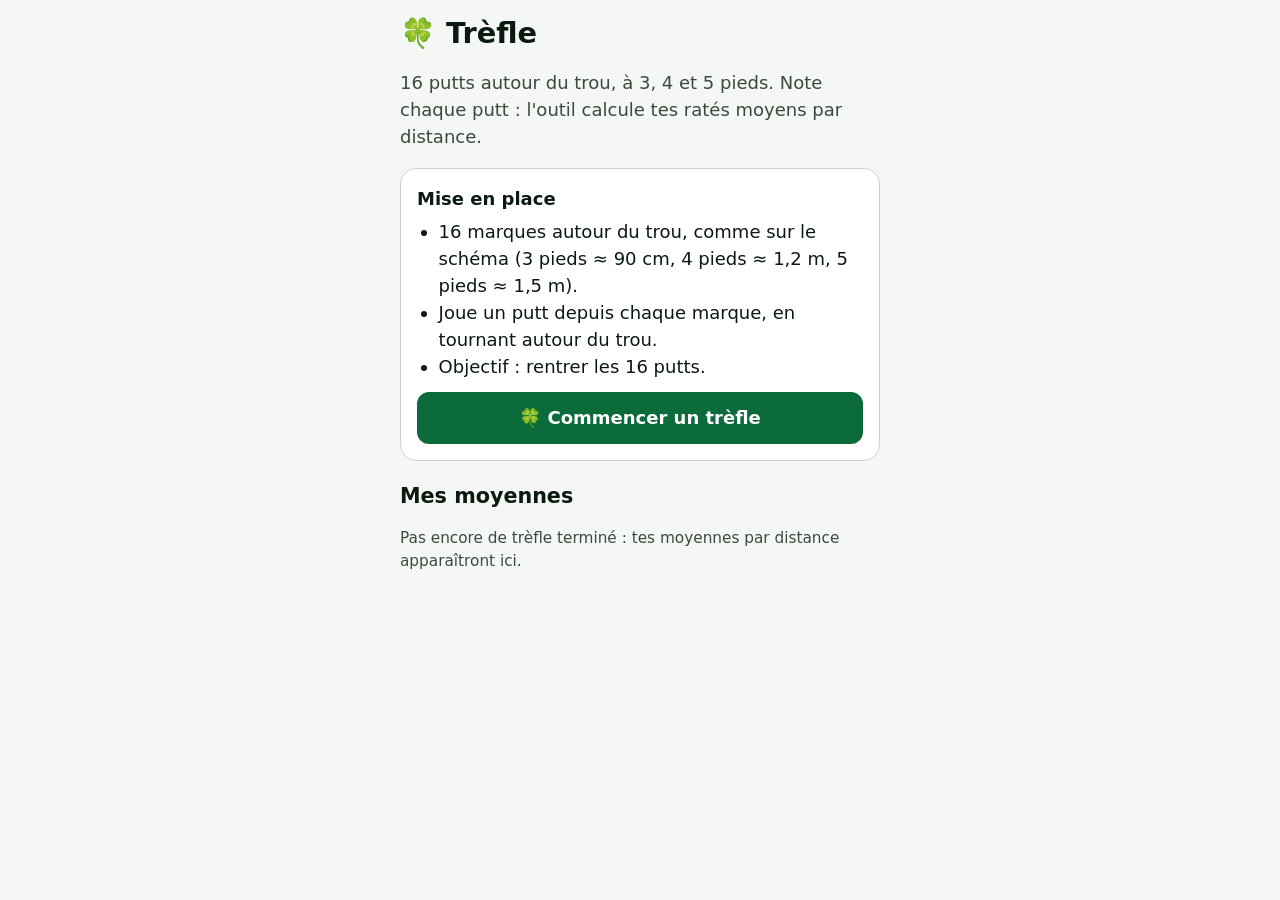
<file: pour-le-coach/trefle.html>
<!doctype html>
<html lang="fr">
<head>
  <meta charset="utf-8">
  <meta name="viewport" content="width=device-width, initial-scale=1, viewport-fit=cover">
  <title>Trèfle – putting</title>
  <meta name="description" content="Exercice de putting Trèfle : 16 putts à 3, 4 et 5 pieds, avec suivi des ratés par distance.">
  <meta name="color-scheme" content="light dark">
  <!--
    =========================================================
    Trèfle interactif – version autonome (un seul fichier)
    ---------------------------------------------------------
    - Aucune base de données, aucun compte : les résultats de
      chaque joueur restent dans SON navigateur (localStorage).
    - À mettre tel quel sur un site (ou à afficher dans une page
      avec une balise <iframe>, voir LISEZMOI.txt).
    - Pour changer les couleurs : variables en haut du <style>.
    =========================================================
  -->
  <style>
    :root {
      --fond: #f4f7f3;
      --carte: #ffffff;
      --texte: #0b1a10;
      --texte-doux: #3a4a3f;
      --bord: #c9d4cc;
      --accent: #0b6b3a;
      --accent-texte: #ffffff;
      --accent-doux: #e1efe6;
      --rentre: #1e8e3e;
      --rate: #c5221f;
    }
    @media (prefers-color-scheme: dark) {
      :root {
        --fond: #0d130f; --carte: #172019; --texte: #eef4f0; --texte-doux: #b6c4ba;
        --bord: #2d3b32; --accent: #4cc38a; --accent-texte: #05210f; --accent-doux: #1d3326;
      }
    }
    * { box-sizing: border-box; }
    html { font-size: 18px; -webkit-text-size-adjust: 100%; }
    body {
      margin: 0; background: var(--fond); color: var(--texte);
      font-family: system-ui, -apple-system, "Segoe UI", Roboto, sans-serif; line-height: 1.5;
      padding: max(16px, env(safe-area-inset-top)) max(16px, env(safe-area-inset-right)) max(24px, env(safe-area-inset-bottom)) max(16px, env(safe-area-inset-left));
    }
    main { max-width: 480px; margin: 0 auto; }
    h1 { margin: 0 0 4px; font-size: 1.6rem; line-height: 1.2; }
    h2 { margin: 20px 0 6px; font-size: 1.15rem; }
    .doux { color: var(--texte-doux); }
    .petit { font-size: 0.85rem; color: var(--texte-doux); }
    .carte { background: var(--carte); border: 1px solid var(--bord); border-radius: 16px; padding: 16px; margin: 12px 0; }
    .actions { display: grid; grid-template-columns: 1fr 1fr; gap: 10px; margin-top: 12px; }
    .bouton {
      display: flex; align-items: center; justify-content: center; gap: 6px;
      min-height: 52px; padding: 0 12px; font: inherit; font-weight: 800;
      border-radius: 12px; border: 2px solid var(--accent); background: transparent; color: var(--texte); cursor: pointer;
    }
    .bouton.principal { background: var(--accent); color: var(--accent-texte); }
    .bouton.danger { border-color: var(--rate); color: var(--rate); }
    .bouton.large { grid-column: 1 / -1; }
    .bouton:disabled { opacity: 0.5; cursor: not-allowed; }
    .bouton:focus-visible { outline: 3px solid var(--accent); outline-offset: 2px; }
    ul { padding-left: 1.2em; margin: 6px 0; }

    .schema { display: block; width: 100%; max-width: 400px; margin: 4px auto; touch-action: manipulation; }
    .schema .trou { fill: var(--texte); }
    .point { cursor: pointer; }
    .point circle { stroke-width: 5; }
    .point text { font-size: 28px; font-weight: 800; pointer-events: none; }
    .point.a-jouer circle { fill: var(--carte); stroke: var(--texte-doux); }
    .point.a-jouer text { fill: var(--texte); }
    .point.rentre circle { fill: var(--rentre); stroke: var(--rentre); }
    .point.rate circle { fill: var(--rate); stroke: var(--rate); }
    .point.rentre text, .point.rate text { fill: #fff; }
    .point.choisi circle { stroke: var(--accent); stroke-width: 10; }
    .point:focus { outline: none; }
    .point:focus-visible circle { stroke: var(--accent); stroke-width: 10; }
    .choix { min-height: 110px; text-align: center; }
    .choix p { margin: 8px 0; }

    .tableau { overflow-x: auto; border: 1px solid var(--bord); border-radius: 12px; background: var(--carte); }
    table { width: 100%; border-collapse: collapse; font-size: 0.9rem; }
    th, td { padding: 8px 10px; text-align: left; border-bottom: 1px solid var(--bord); }
    th { background: var(--accent-doux); white-space: nowrap; }
    tr:last-child td { border-bottom: none; }
    td.nombre { white-space: nowrap; }
    .message { padding: 12px 14px; border-radius: 12px; background: var(--accent-doux); font-weight: 700; }
  </style>
</head>
<body>
  <main>
    <h1>🍀 Trèfle</h1>
    <p class="doux">16 putts autour du trou, à 3, 4 et 5 pieds. Note chaque putt : l'outil calcule tes ratés moyens par distance.</p>
    <div id="app"></div>
  </main>

  <script>
    "use strict";

    // ---------- Réglages ----------
    const CLE = "trefle-autonome-v1";   // nom de la mémoire du navigateur
    const DISTANCES = [3, 4, 5];        // en pieds

    // Les 16 points du schéma (x, y par rapport au trou, y vers le bas), dans l'ordre
    // des aiguilles d'une montre en partant du haut : 3 feuilles (haut, gauche, droite),
    // 4 points à 3 pieds en diagonale, et en bas une ligne droite 3 - 4 - 5 pieds.
    const POINTS = [
      { x: 0, y: -217, d: 5 }, { x: 70, y: -167, d: 4 }, { x: 92, y: -77, d: 3 },
      { x: 187, y: -55, d: 4 }, { x: 255, y: 0, d: 5 }, { x: 187, y: 61, d: 4 },
      { x: 92, y: 103, d: 3 }, { x: 0, y: 148, d: 3 }, { x: 0, y: 216, d: 4 },
      { x: 0, y: 303, d: 5 }, { x: -92, y: 103, d: 3 }, { x: -187, y: 61, d: 4 },
      { x: -255, y: 0, d: 5 }, { x: -187, y: -55, d: 4 }, { x: -92, y: -77, d: 3 },
      { x: -70, y: -167, d: 4 },
    ];

    let pointChoisi = null;
    let messageFin = "";

    // ---------- Mémoire du navigateur (toujours protégée) ----------
    function lire() {
      try {
        const d = JSON.parse(localStorage.getItem(CLE) || "{}");
        return { tours: Array.isArray(d.tours) ? d.tours : [], enCours: d.enCours || null };
      } catch (e) {
        return { tours: [], enCours: null };
      }
    }
    function ecrire(donnees) {
      try { localStorage.setItem(CLE, JSON.stringify(donnees)); return true; } catch (e) { return false; }
    }
    const memoireOk = ecrire(lire());

    // ---------- Calculs ----------
    const virgule = (n) => (Math.round(n * 10) / 10).toLocaleString("fr-FR");
    const nbPoints = (d) => POINTS.filter((p) => p.d === d).length;

    function stats(tours) {
      if (tours.length === 0) return null;
      const s = { nombre: tours.length, rentres: tours.reduce((t, x) => t + x.rentres, 0) / tours.length, rates: {}, reussite: {} };
      DISTANCES.forEach((d) => {
        const total = tours.reduce((t, x) => t + (x.rates[d] || 0), 0);
        s.rates[d] = total / tours.length;
        s.reussite[d] = Math.round(100 * (1 - total / (tours.length * nbPoints(d))));
      });
      return s;
    }

    const echapper = (t) => String(t).replace(/[&<>"']/g, (c) => ({ "&": "&amp;", "<": "&lt;", ">": "&gt;", '"': "&quot;", "'": "&#39;" }[c]));

    // ---------- Affichage ----------
    function htmlStats(tours) {
      const s = stats(tours);
      if (!s) return `<p class="petit">Pas encore de trèfle terminé : tes moyennes par distance apparaîtront ici.</p>`;
      const derniers = tours.slice(-5).reverse().map((t) =>
        `<tr><td>${echapper(new Date(t.date).toLocaleDateString("fr-FR"))}</td><td class="nombre">${t.rentres} / 16</td>${DISTANCES.map((d) => `<td class="nombre">${t.rates[d]}</td>`).join("")}</tr>`).join("");
      return `
        <p class="petit">${s.nombre} trèfle${s.nombre > 1 ? "s" : ""} terminé${s.nombre > 1 ? "s" : ""} · moyenne ${virgule(s.rentres)} / 16 rentrés</p>
        <div class="tableau"><table>
          <thead><tr><th>Distance</th><th>Ratés en moyenne</th><th>Réussite</th></tr></thead>
          <tbody>${DISTANCES.map((d) => `<tr><td>${d} pieds</td><td class="nombre">${virgule(s.rates[d])}</td><td class="nombre">${s.reussite[d]} %</td></tr>`).join("")}</tbody>
        </table></div>
        <h2>Derniers trèfles</h2>
        <div class="tableau"><table>
          <thead><tr><th>Date</th><th>Rentrés</th>${DISTANCES.map((d) => `<th>Ratés ${d} p.</th>`).join("")}</tr></thead>
          <tbody>${derniers}</tbody>
        </table></div>`;
    }

    function htmlSchema(resultats) {
      const points = POINTS.map((p, i) => {
        const r = resultats[i];
        const etat = r === true ? "rentre" : r === false ? "rate" : "a-jouer";
        const nomEtat = { rentre: "rentré", rate: "raté", "a-jouer": "à jouer" }[etat];
        return `<g class="point ${etat} ${pointChoisi === i ? "choisi" : ""}" data-action="point" data-index="${i}" role="button" tabindex="0" aria-label="Point ${i + 1}, ${p.d} pieds, ${nomEtat}">
          <circle cx="${p.x}" cy="${p.y}" r="31"></circle>
          <text x="${p.x}" y="${p.y + 9}" text-anchor="middle">${r === true ? "✓" : r === false ? "✗" : p.d}</text>
        </g>`;
      }).join("");
      return `<svg class="schema" viewBox="-295 -255 590 600" role="group" aria-label="Schéma du trèfle : appuie sur un point">
        <circle class="trou" cx="0" cy="0" r="20"></circle>${points}</svg>`;
    }

    function afficher() {
      const { tours, enCours } = lire();
      const app = document.getElementById("app");
      let html = memoireOk ? "" : `<p class="message">⚠ Ce navigateur ne peut pas garder tes résultats (navigation privée ?). Le trèfle marche, mais rien ne sera mémorisé.</p>`;

      if (!enCours) {
        html += `
          ${messageFin ? `<p class="message">${echapper(messageFin)}</p>` : ""}
          <div class="carte">
            <strong>Mise en place</strong>
            <ul>
              <li>16 marques autour du trou, comme sur le schéma (3 pieds ≈ 90 cm, 4 pieds ≈ 1,2 m, 5 pieds ≈ 1,5 m).</li>
              <li>Joue un putt depuis chaque marque, en tournant autour du trou.</li>
              <li>Objectif : rentrer les 16 putts.</li>
            </ul>
            <div class="actions"><button type="button" class="bouton principal large" data-action="commencer">🍀 Commencer un trèfle</button></div>
          </div>
          <h2>Mes moyennes</h2>
          ${htmlStats(tours)}
          ${tours.length ? `<div class="actions"><button type="button" class="bouton danger large" data-action="effacer-tout">Effacer mon historique</button></div>` : ""}`;
        app.innerHTML = html;
        return;
      }

      const joues = enCours.resultats.filter((r) => r !== null).length;
      const rentres = enCours.resultats.filter((r) => r === true).length;
      const p = pointChoisi !== null ? POINTS[pointChoisi] : null;
      html += `
        <p class="doux"><strong>${joues}/16 joués · ${rentres} rentré${rentres > 1 ? "s" : ""}</strong> · les chiffres = distance en pieds</p>
        ${htmlSchema(enCours.resultats)}
        <div class="choix">
          ${p
            ? `<p><strong>Point ${pointChoisi + 1} · ${p.d} pieds</strong></p>
               <div class="actions">
                 <button type="button" class="bouton principal" data-action="resultat" data-valeur="oui">✅ Rentré</button>
                 <button type="button" class="bouton danger" data-action="resultat" data-valeur="non">❌ Raté</button>
               </div>`
            : `<p class="petit">Appuie sur un point (gris = à jouer, vert = rentré, rouge = raté) pour le corriger.</p>`}
        </div>
        <div class="actions">
          <button type="button" class="bouton principal large" data-action="terminer" ${joues < 16 ? "disabled" : ""}>
            ${joues < 16 ? `Terminer (encore ${16 - joues} point${16 - joues > 1 ? "s" : ""})` : "✔ Terminer le trèfle"}
          </button>
          <button type="button" class="bouton large" data-action="abandonner">Abandonner ce trèfle</button>
        </div>`;
      app.innerHTML = html;
    }

    // ---------- Actions ----------
    function commencer() {
      const d = lire();
      d.enCours = { debut: Date.now(), resultats: Array(16).fill(null) };
      ecrire(d);
      pointChoisi = 0;
      messageFin = "";
      afficher();
    }

    function noter(rentre) {
      const d = lire();
      if (!d.enCours || pointChoisi === null) return;
      d.enCours.resultats[pointChoisi] = rentre;
      ecrire(d);
      // Point suivant pas encore joué, en tournant
      const ordre = [...Array(16).keys()].map((k) => (pointChoisi + 1 + k) % 16);
      const suivant = ordre.find((i) => d.enCours.resultats[i] === null);
      pointChoisi = suivant !== undefined ? suivant : null;
      afficher();
    }

    function terminer() {
      const d = lire();
      if (!d.enCours || d.enCours.resultats.some((r) => r === null)) return;
      const rates = { 3: 0, 4: 0, 5: 0 };
      d.enCours.resultats.forEach((r, i) => { if (r === false) rates[POINTS[i].d]++; });
      const rentres = d.enCours.resultats.filter((r) => r === true).length;
      const resultats = d.enCours.resultats;
      const tour = { date: Date.now(), rentres, rates };
      d.tours.push(tour);
      d.enCours = null;
      ecrire(d);
      // Si le Trèfle est affiché dans une autre application (iframe), on lui envoie le résultat :
      // elle peut l'enregistrer dans sa base (ex. pour l'espace coach). Voir LISEZMOI.txt.
      if (window.parent !== window) {
        window.parent.postMessage({
          type: "trefle-termine",
          date: new Date(tour.date).toISOString(),
          rentres,                                   // sur 16
          rates: { "3": rates[3], "4": rates[4], "5": rates[5] },   // ratés par distance (pieds)
          putts: POINTS.map((p, i) => ({ point: i + 1, distance: p.d, rentre: resultats[i] })),   // détail des 16 putts
        }, "*");
      }
      pointChoisi = null;
      messageFin = `Trèfle terminé : ${rentres}/16 rentrés. Ratés : ${rates[3]} à 3 pieds, ${rates[4]} à 4 pieds, ${rates[5]} à 5 pieds.`;
      afficher();
      window.scrollTo(0, 0);
    }

    // Un seul écouteur pour toute la page
    document.getElementById("app").addEventListener("click", (e) => {
      const cible = e.target.closest("[data-action]");
      if (!cible) return;
      const a = cible.dataset.action;
      if (a === "commencer") commencer();
      if (a === "point") { pointChoisi = Number(cible.dataset.index); afficher(); }
      if (a === "resultat") noter(cible.dataset.valeur === "oui");
      if (a === "terminer") terminer();
      if (a === "abandonner" && confirm("Abandonner ce trèfle ? Les putts notés seront effacés.")) {
        const d = lire(); d.enCours = null; ecrire(d); pointChoisi = null; afficher();
      }
      if (a === "effacer-tout" && confirm("Effacer tout ton historique de trèfles ? C'est définitif.")) {
        ecrire({ tours: [], enCours: null }); messageFin = ""; afficher();
      }
    });
    // Clavier : Entrée ou Espace sur un point du schéma
    document.getElementById("app").addEventListener("keydown", (e) => {
      const point = e.target.closest && e.target.closest(".point");
      if (point && (e.key === "Enter" || e.key === " ")) {
        e.preventDefault();
        pointChoisi = Number(point.dataset.index);
        afficher();
      }
    });

    // Un trèfle était en cours (téléphone en veille) : on reprend au premier point non joué
    const depart = lire().enCours;
    if (depart) {
      const i = depart.resultats.findIndex((r) => r === null);
      pointChoisi = i >= 0 ? i : null;
    }
    afficher();
  </script>
</body>
</html>
</file>
